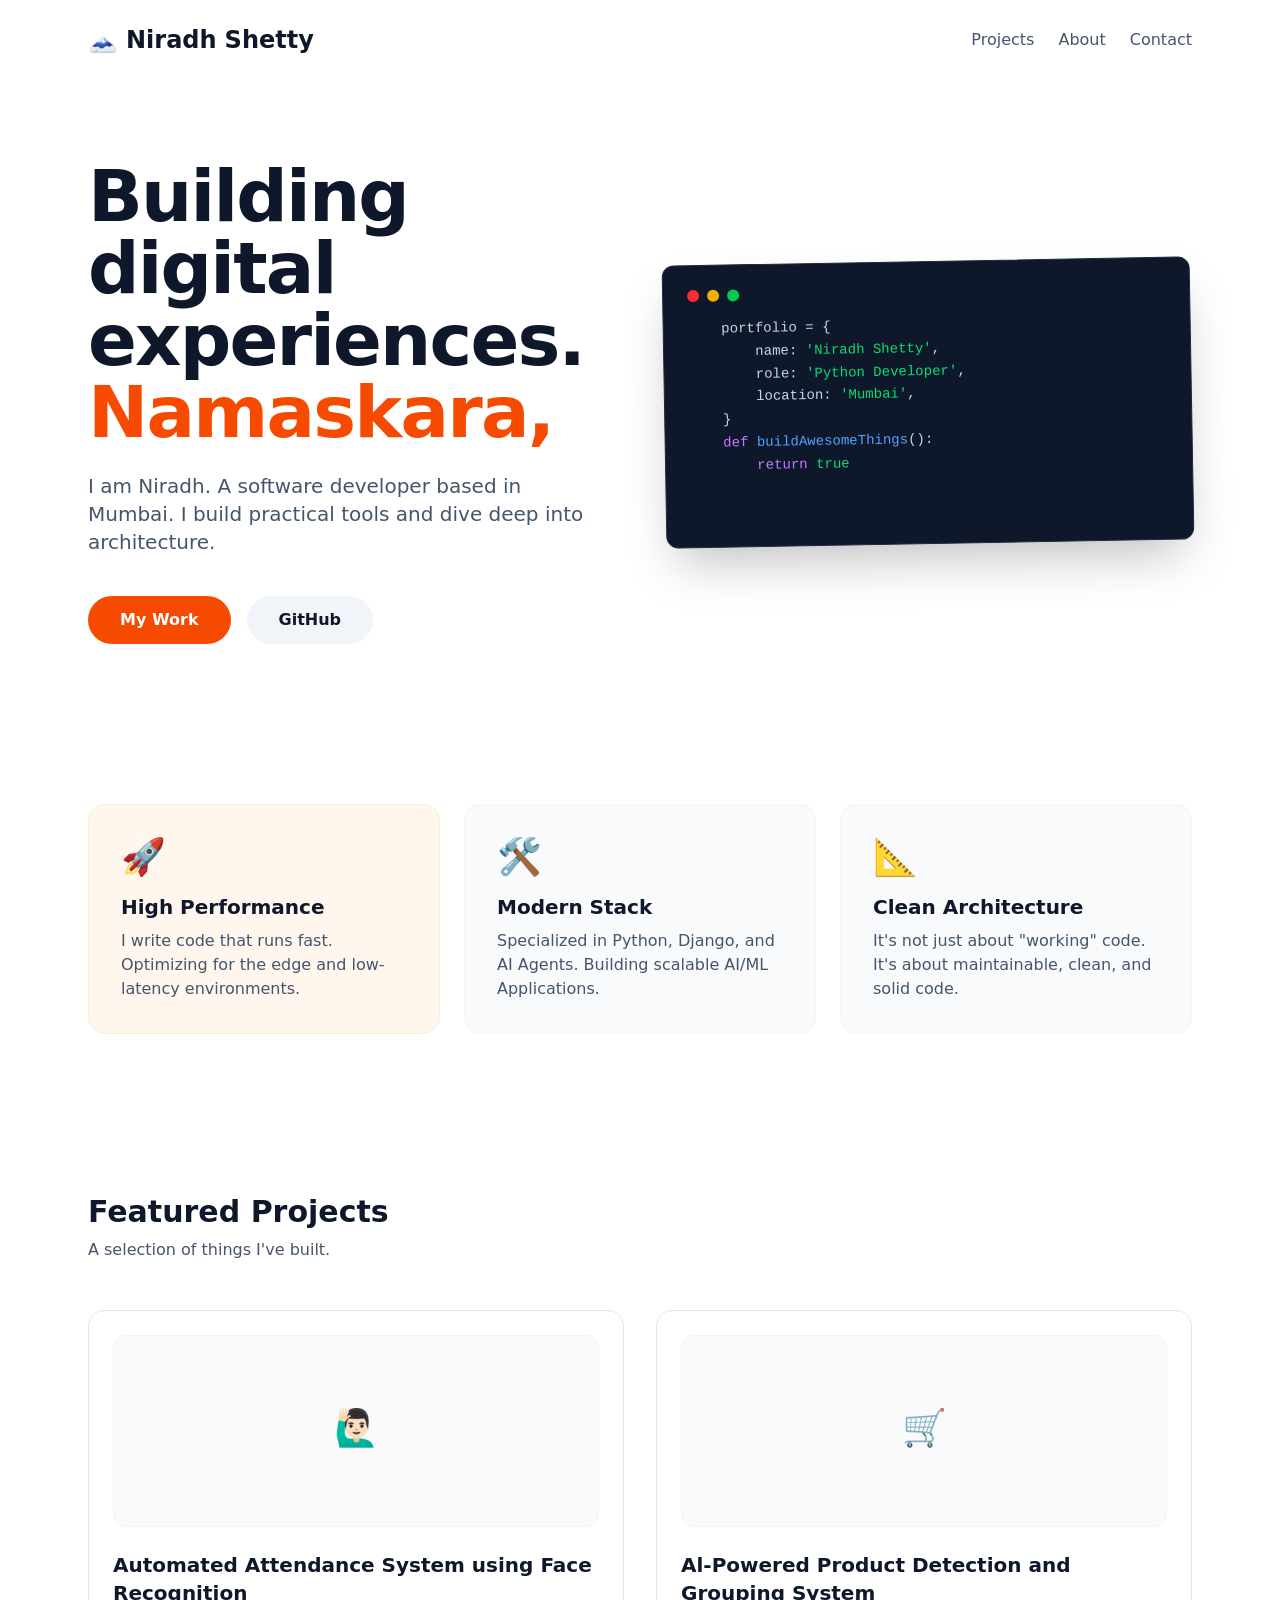
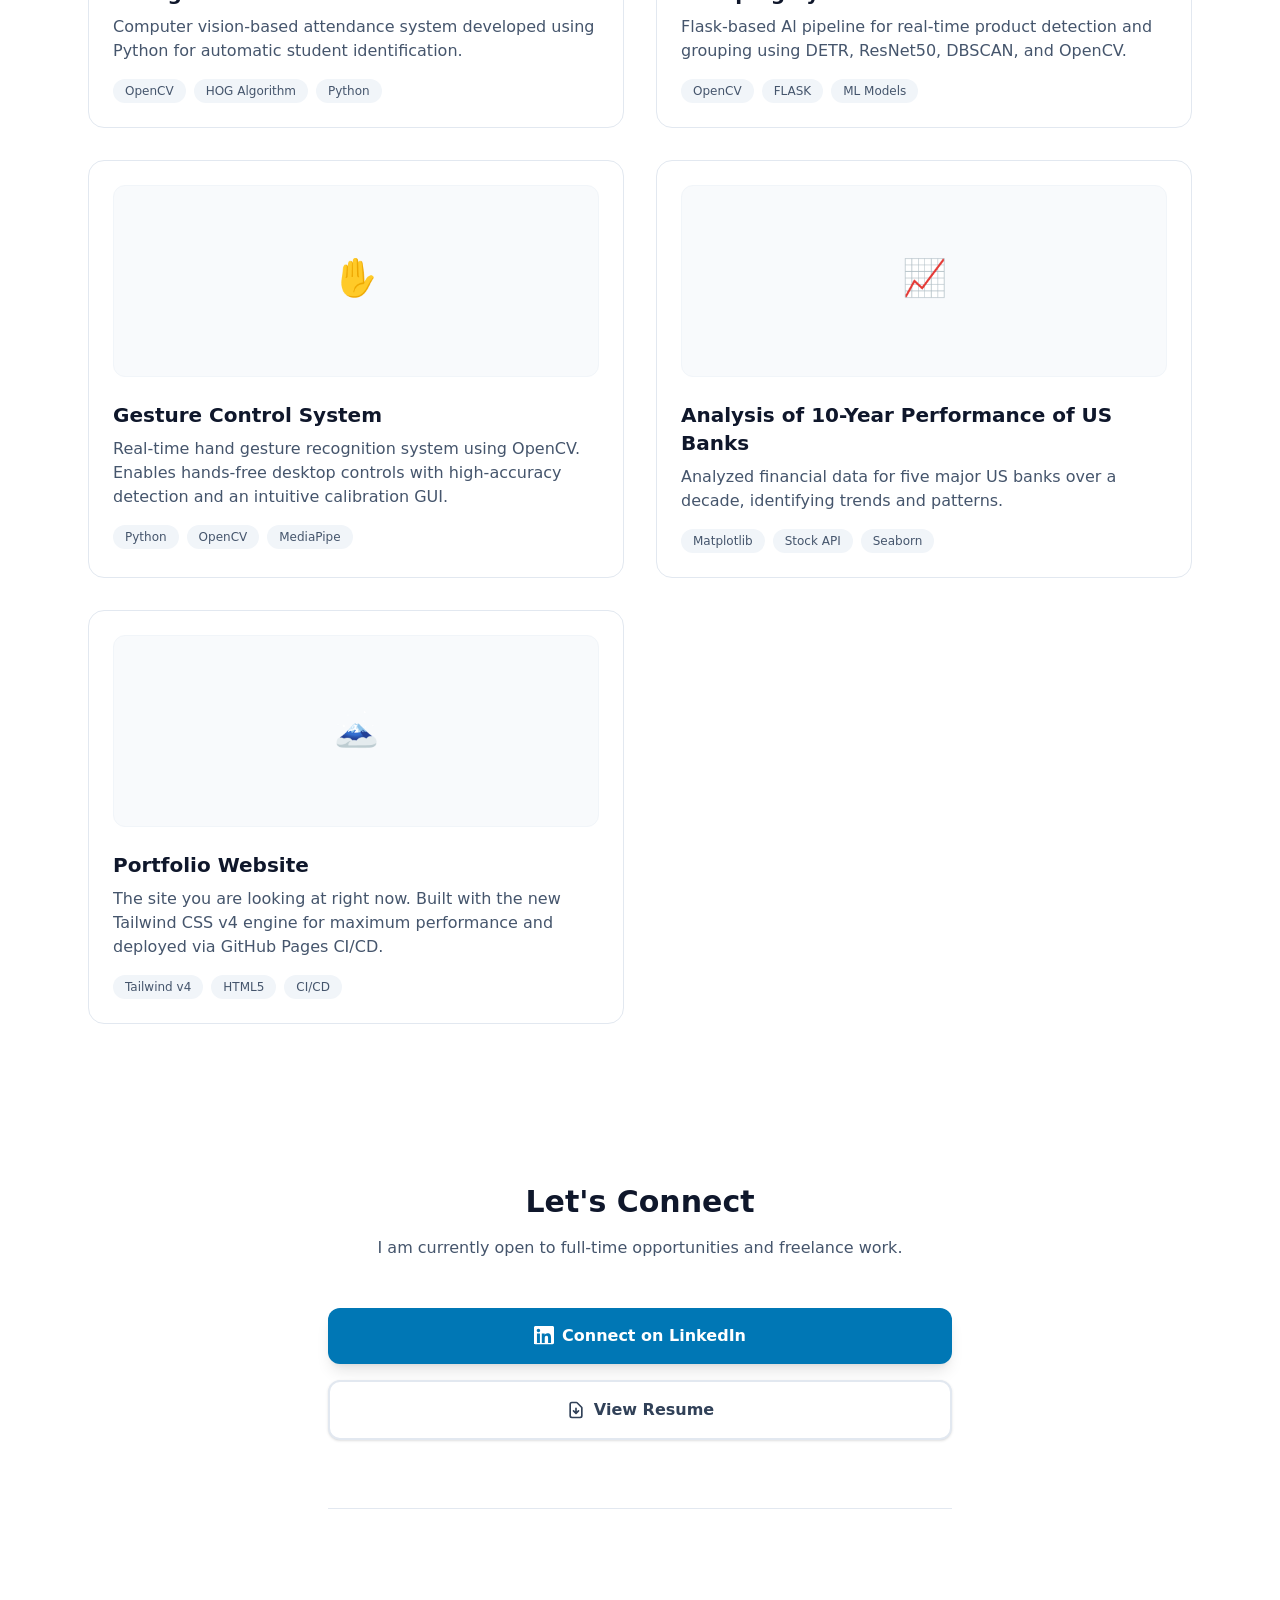
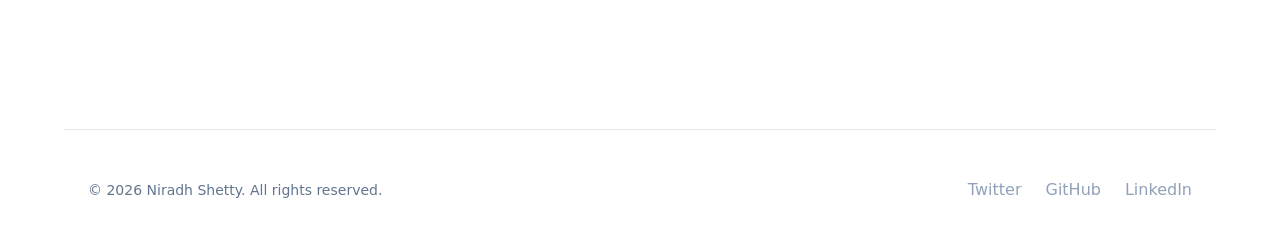
<file: index.html>
<!DOCTYPE html>
<html lang="en">
<head>
    <meta charset="UTF-8">
    <meta name="viewport" content="width=device-width, initial-scale=1.0">
    <title>Niradh Shetty</title>
    <link rel="stylesheet" href="output.css">
</head>
<body class="bg-white text-slate-900 font-sans antialiased">

    <!-- 1. navbar start -->
    <nav class="max-w-6xl mx-auto p-6 flex items-center justify-between">

        <a href="#" class="text-2xl font-bold flex items-center gap-2 ">
            <span class="text-orange-600">🗻</span> 
            Niradh <span class="hidden sm:inline">Shetty</span>
        </a>

        <div class="flex gap-6 font-medium text-slate-600">
            <a href="#projects" class="hover:text-orange-600 transition">Projects</a>
            <a href="#about" class="hover:text-orange-600 transition">About</a>
            <a href="#contact" class="hover:text-orange-600 transition">Contact</a>
        </div>

    </nav>
    <!-- navbar end -->

    <!-- 2. Hero section start -->
    <main id="about" class="max-w-6xl mx-auto px-6 py-20 grid md:grid-cols-2 gap-12 items-center">
        <!-- the main section is in grids, when small screen it has 1 column and when big it has 2 -->
    

        <!-- Hero Text  -->
    <div class="space-y-6">
        <h1 class="text-5xl md:text-7xl font-extrabold tracking-tight text-slate-900">
            Building digital experiences. <br>
            <span class="text-orange-600">Namaskara,</span>
        </h1>
        <p class="text-xl text-slate-600 max-w-lg">
            I am Niradh. A software developer based in Mumbai. I build practical tools and dive deep into architecture.
        </p>
        
        <div class="flex gap-4 pt-4">
            <a href="#projects" class="bg-orange-600 text-white px-8 py-3 rounded-full font-bold hover:bg-orange-700 transition">
                My Work
            </a>
            <a href="https://github.com/niraadh" target="_blank" class="bg-slate-100 text-slate-900 px-8 py-3 rounded-full font-bold hover:bg-slate-200 transition">
                GitHub
            </a>
        </div>
    </div>
    <!-- Hero Text Ends -->

    <!-- Hero Code Block (play around with style code in class) -->
    <div class="bg-slate-900 rounded-xl shadow-2xl p-6 -rotate-1 hover:rotate-0 transition duration-500 border border-slate-800">
    
    <div class="flex gap-2 mb-4">
        <div class="w-3 h-3 rounded-full bg-red-500"></div>
        <div class="w-3 h-3 rounded-full bg-yellow-500"></div>
        <div class="w-3 h-3 rounded-full bg-green-500"></div>
    </div>

        <pre class="font-mono text-sm leading-relaxed text-slate-300 overflow-x-auto">
    <code>portfolio = {
        name: <span class="text-green-400">'Niradh Shetty'</span>,
        role: <span class="text-green-400">'Python Developer'</span>,
        location: <span class="text-green-400">'Mumbai'</span>,
    }
    <span class="text-purple-400">def</span> <span class="text-blue-400">buildAwesomeThings</span>():
        <span class="text-purple-400">return</span> <span class="text-green-400">true</span>
        
    </code></pre>

    </div>
    <!-- Hero Code Block Ends -->

    </main>
    <!-- hero section ends -->


    <!-- 3. Feature Section start -->
    <section class="max-w-6xl mx-auto px-6 py-20">
    
    <div class="grid md:grid-cols-3 gap-6">
        <!-- again the div here uses grid and md:grid-cols-3 to make 3 columns for medium screen, and becomes 1 column for mobile -->
        
        <div class="p-8 rounded-2xl bg-orange-50 border border-orange-100 hover:shadow-lg transition">
            <div class="text-4xl mb-4">🚀</div>
            <h3 class="font-bold text-xl mb-2 text-slate-900">High Performance</h3>
            <p class="text-slate-600">
                I write code that runs fast. Optimizing for the edge and low-latency environments.
            </p>
        </div>

        <div class="p-8 rounded-2xl bg-slate-50 border border-slate-100 hover:shadow-lg transition">
            <div class="text-4xl mb-4">🛠️</div>
            <h3 class="font-bold text-xl mb-2 text-slate-900">Modern Stack</h3>
            <p class="text-slate-600">
                Specialized in Python, Django, and AI Agents. Building scalable AI/ML Applications.
            </p>
        </div>

        <div class="p-8 rounded-2xl bg-slate-50 border border-slate-100 hover:shadow-lg transition">
            <div class="text-4xl mb-4">📐</div>
            <h3 class="font-bold text-xl mb-2 text-slate-900">Clean Architecture</h3>
            <p class="text-slate-600">
                It's not just about "working" code. It's about maintainable, clean, and solid code.
            </p>
        </div>

    </div>

    </section>
    <!-- Feature section ends -->

    <!-- Project Section -->
    <section id="projects" class="max-w-6xl mx-auto px-6 py-20">
        
        <div class="mb-12">
            <h2 class="text-3xl font-bold text-slate-900">Featured Projects</h2>
            <p class="text-slate-600 mt-2">A selection of things I've built.</p>
        </div>

        <div class="grid md:grid-cols-2 gap-8">

            <div class="group border border-slate-200 rounded-2xl p-6 hover:border-orange-500 transition duration-300">
                <div class="h-48 bg-slate-50 rounded-xl mb-6 overflow-hidden relative border border-slate-100">
                    <div class="absolute inset-0 flex items-center justify-center text-slate-300 font-mono text-4xl">
                        🙋🏻‍♂️
                    </div>
                </div>
                
                <h3 class="text-xl font-bold mb-2 group-hover:text-orange-600 transition">
                    Automated Attendance System using Face Recognition
                </h3>
                <p class="text-slate-600 mb-4 line-clamp-3">
                    Computer vision-based attendance system developed using Python for automatic student identification.
                </p>
                
                <div class="flex gap-2 flex-wrap">
                    <span class="px-3 py-1 bg-slate-100 text-slate-600 text-xs rounded-full font-medium">OpenCV</span>
                    <span class="px-3 py-1 bg-slate-100 text-slate-600 text-xs rounded-full font-medium">HOG Algorithm</span>
                    <span class="px-3 py-1 bg-slate-100 text-slate-600 text-xs rounded-full font-medium">Python</span>
                </div>
            </div>

            <div class="group border border-slate-200 rounded-2xl p-6 hover:border-orange-500 transition duration-300">
                <div class="h-48 bg-slate-50 rounded-xl mb-6 overflow-hidden relative border border-slate-100">
                    <div class="absolute inset-0 flex items-center justify-center text-slate-300 font-mono text-4xl">
                        🛒
                    </div>
                </div>
                
                <h3 class="text-xl font-bold mb-2 group-hover:text-orange-600 transition">
                    Al-Powered Product Detection and Grouping System
                </h3>
                <p class="text-slate-600 mb-4 line-clamp-3">
                    Flask-based Al pipeline for real-time product detection and grouping using DETR, ResNet50, DBSCAN, and OpenCV.
                </p>
                
                <div class="flex gap-2 flex-wrap">
                    <span class="px-3 py-1 bg-slate-100 text-slate-600 text-xs rounded-full font-medium">OpenCV</span>
                    <span class="px-3 py-1 bg-slate-100 text-slate-600 text-xs rounded-full font-medium">FLASK</span>
                    <span class="px-3 py-1 bg-slate-100 text-slate-600 text-xs rounded-full font-medium">ML Models</span>
                </div>
            </div>

            <div class="group border border-slate-200 rounded-2xl p-6 hover:border-orange-500 transition duration-300">
                <div class="h-48 bg-slate-50 rounded-xl mb-6 overflow-hidden relative border border-slate-100">
                    <div class="absolute inset-0 flex items-center justify-center text-slate-300 font-mono text-4xl">
                        ✋
                    </div>
                </div>
                
                <h3 class="text-xl font-bold mb-2 group-hover:text-orange-600 transition">
                    Gesture Control System
                </h3>
                <p class="text-slate-600 mb-4 line-clamp-3">
                    Real-time hand gesture recognition system using OpenCV. Enables hands-free desktop controls with high-accuracy detection and an intuitive calibration GUI.
                </p>
                
                <div class="flex gap-2 flex-wrap">
                    <span class="px-3 py-1 bg-slate-100 text-slate-600 text-xs rounded-full font-medium">Python</span>
                    <span class="px-3 py-1 bg-slate-100 text-slate-600 text-xs rounded-full font-medium">OpenCV</span>
                    <span class="px-3 py-1 bg-slate-100 text-slate-600 text-xs rounded-full font-medium">MediaPipe</span>
                </div>
            </div>

            <div class="group border border-slate-200 rounded-2xl p-6 hover:border-orange-500 transition duration-300">
                <div class="h-48 bg-slate-50 rounded-xl mb-6 overflow-hidden relative border border-slate-100">
                    <div class="absolute inset-0 flex items-center justify-center text-slate-300 font-mono text-4xl">
                        📈
                    </div>
                </div>
                
                <h3 class="text-xl font-bold mb-2 group-hover:text-orange-600 transition">
                    Analysis of 10-Year Performance of US Banks
                </h3>
                <p class="text-slate-600 mb-4 line-clamp-3">
                    Analyzed financial data for five major US banks over a decade, identifying trends and patterns.
                </p>
                
                <div class="flex gap-2 flex-wrap">
                    <span class="px-3 py-1 bg-slate-100 text-slate-600 text-xs rounded-full font-medium">Matplotlib</span>
                    <span class="px-3 py-1 bg-slate-100 text-slate-600 text-xs rounded-full font-medium">Stock API</span>
                    <span class="px-3 py-1 bg-slate-100 text-slate-600 text-xs rounded-full font-medium">Seaborn</span>
                </div>
            </div>

            <div class="group border border-slate-200 rounded-2xl p-6 hover:border-orange-500 transition duration-300">
                <div class="h-48 bg-slate-50 rounded-xl mb-6 overflow-hidden relative border border-slate-100">
                    <div class="absolute inset-0 flex items-center justify-center text-slate-300 font-mono text-4xl">
                        🗻
                    </div>
                </div>
                
                <h3 class="text-xl font-bold mb-2 group-hover:text-orange-600 transition">
                    Portfolio Website
                </h3>
                <p class="text-slate-600 mb-4 line-clamp-3">
                    The site you are looking at right now. Built with the new Tailwind CSS v4 engine for maximum performance and deployed via GitHub Pages CI/CD.
                </p>
                
                <div class="flex gap-2 flex-wrap">
                    <span class="px-3 py-1 bg-slate-100 text-slate-600 text-xs rounded-full font-medium">Tailwind v4</span>
                    <span class="px-3 py-1 bg-slate-100 text-slate-600 text-xs rounded-full font-medium">HTML5</span>
                    <span class="px-3 py-1 bg-slate-100 text-slate-600 text-xs rounded-full font-medium">CI/CD</span>
                </div>
            </div>

        </div>

    </section>
    <!-- Project Section Ends -->

    <!-- Contact Section -->
    <section id="contact" class="max-w-2xl mx-auto px-6 py-20">
        
        <div class="text-center mb-12">
            <h2 class="text-3xl font-bold text-slate-900">Let's Connect</h2>
            <p class="text-slate-600 mt-4">
                I am currently open to full-time opportunities and freelance work.
            </p>
        </div>

        <div class="grid md:grid-cols-1 gap-4 mb-12">
            
            <a href="https://www.linkedin.com/in/niradh-shetty-8696453a7/" target="_blank" 
            class="flex items-center justify-center gap-2 bg-[#0077b5] text-white py-4 rounded-xl font-bold hover:bg-[#006396] transition shadow-lg hover:shadow-xl hover:-translate-y-1">
                <svg class="w-5 h-5" fill="currentColor" viewBox="0 0 24 24"><path d="M20.447 20.452h-3.554v-5.569c0-1.328-.027-3.037-1.852-3.037-1.853 0-2.136 1.445-2.136 2.939v5.667H9.351V9h3.414v1.561h.046c.477-.9 1.637-1.85 3.37-1.85 3.601 0 4.267 2.37 4.267 5.455v6.286zM5.337 7.433c-1.144 0-2.063-.926-2.063-2.065 0-1.138.92-2.063 2.063-2.063 1.14 0 2.064.925 2.064 2.063 0 1.139-.925 2.065-2.064 2.065zm1.782 13.019H3.555V9h3.564v11.452zM22.225 0H1.771C.792 0 0 .774 0 1.729v20.542C0 21.227.792 22 1.771 22h20.451C23.2 22 24 21.227 24 20.542V1.729C24 .774 23.2 0 22.225 0z"/></svg>
                Connect on LinkedIn
            </a>

            <a href="Niradh_Shetty.pdf" target="_blank" 
            class="flex items-center justify-center gap-2 bg-white text-slate-700 border-2 border-slate-200 py-4 rounded-xl font-bold hover:border-slate-900 hover:text-slate-900 transition shadow-sm hover:shadow-md">
                <svg class="w-5 h-5" fill="none" stroke="currentColor" viewBox="0 0 24 24"><path stroke-linecap="round" stroke-linejoin="round" stroke-width="2" d="M12 10v6m0 0l-3-3m3 3l3-3m2 8H7a2 2 0 01-2-2V5a2 2 0 012-2h5.586a1 1 0 01.707.293l5.414 5.414a1 1 0 01.293.707V19a2 2 0 01-2 2z"></path></svg>
                View Resume
            </a>

        </div>

        <div class="relative flex py-5 items-center mb-10">
            <div class="flex-grow border-t border-slate-200"></div>
            <div class="flex-grow border-t border-slate-200"></div>
        </div>



    </section>
    <!-- Contact Section Ends -->

    <footer class="max-w-6xl mx-auto px-6 py-12 border-t border-slate-200 mt-20 flex flex-col md:flex-row justify-between items-center gap-4">
    
    <div class="text-slate-500 text-sm font-medium">
        © 2026 Niradh Shetty. All rights reserved.
    </div>

    <div class="flex gap-6">
        <a href="https://x.com/NiraadhS" target="_blank" class="text-slate-400 hover:text-orange-600 transition font-medium">Twitter</a>
        <a href="https://github.com/niraadh" target="_blank" class="text-slate-400 hover:text-orange-600 transition font-medium">GitHub</a>
        <a href="https://www.linkedin.com/in/niradh-shetty-8696453a7/" target="_blank" class="text-slate-400 hover:text-orange-600 transition font-medium">LinkedIn</a>
    </div>

</footer>
</body>
</html>
</file>
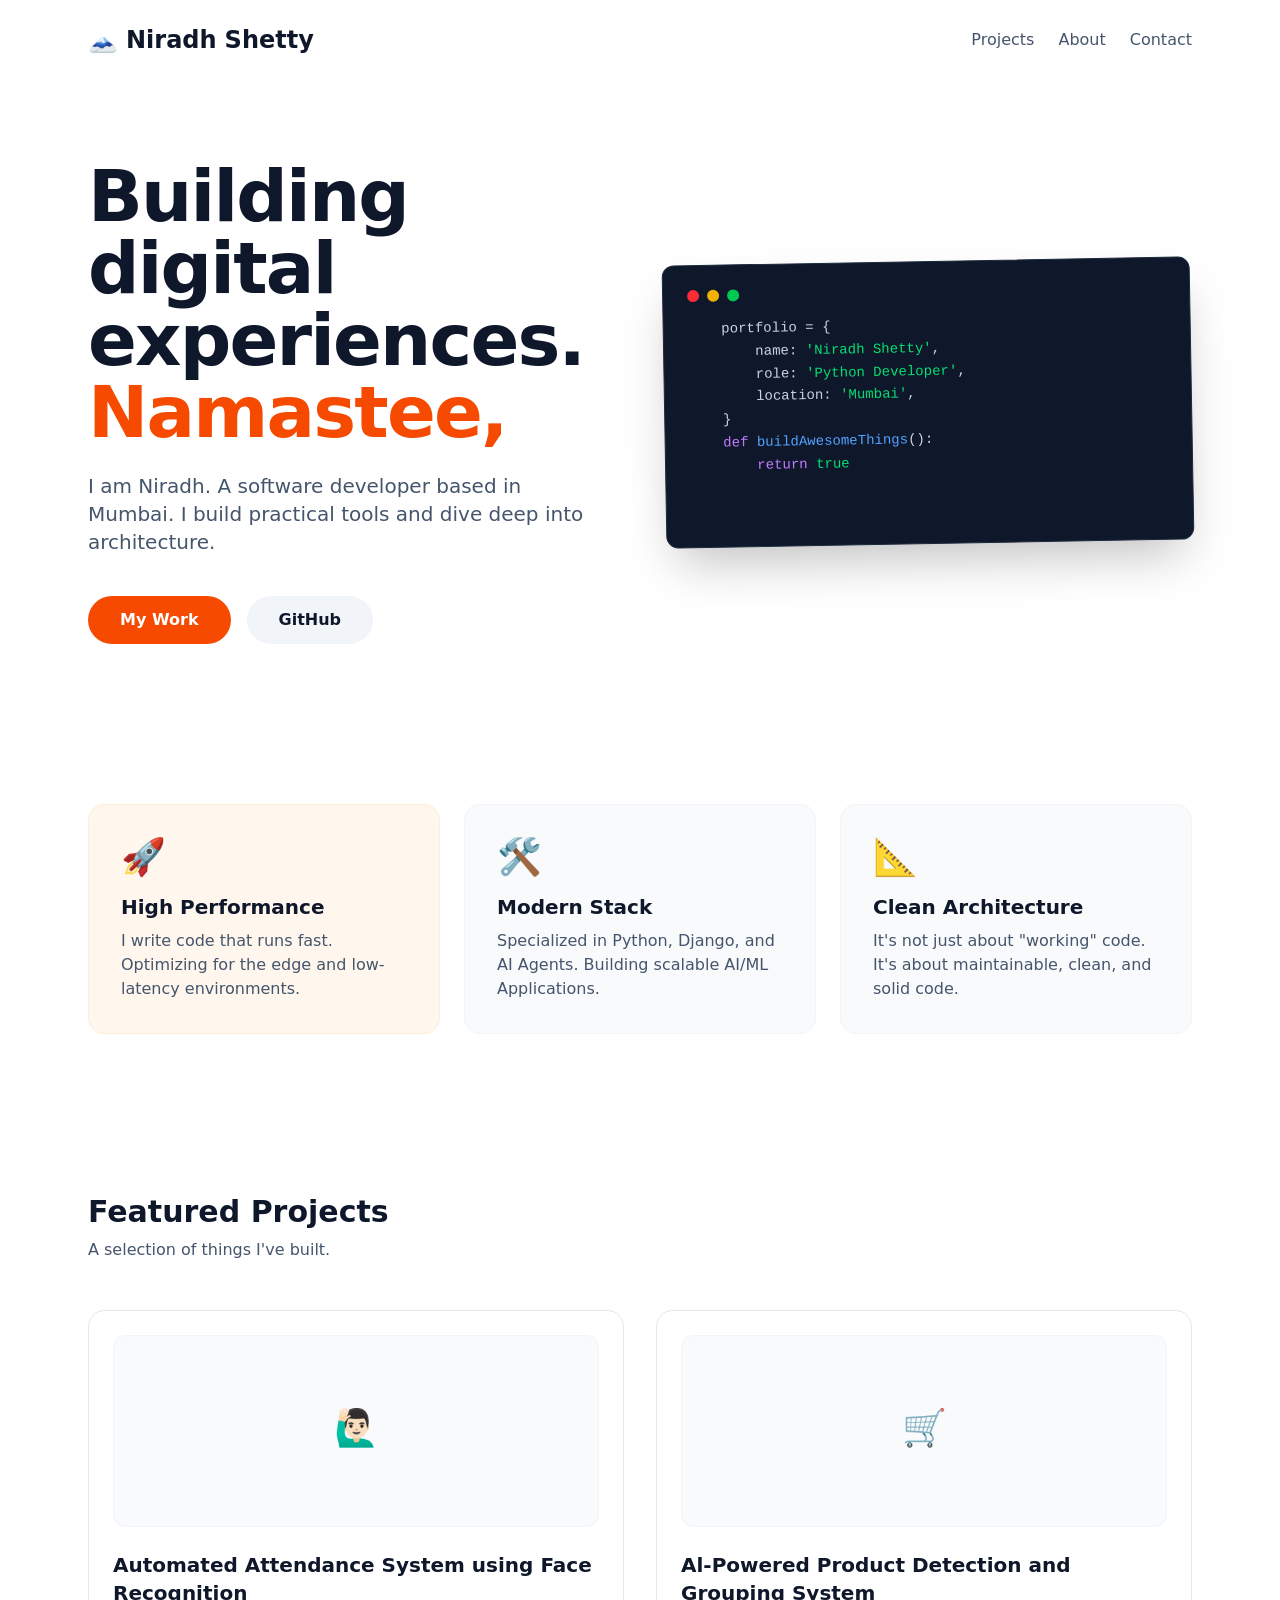
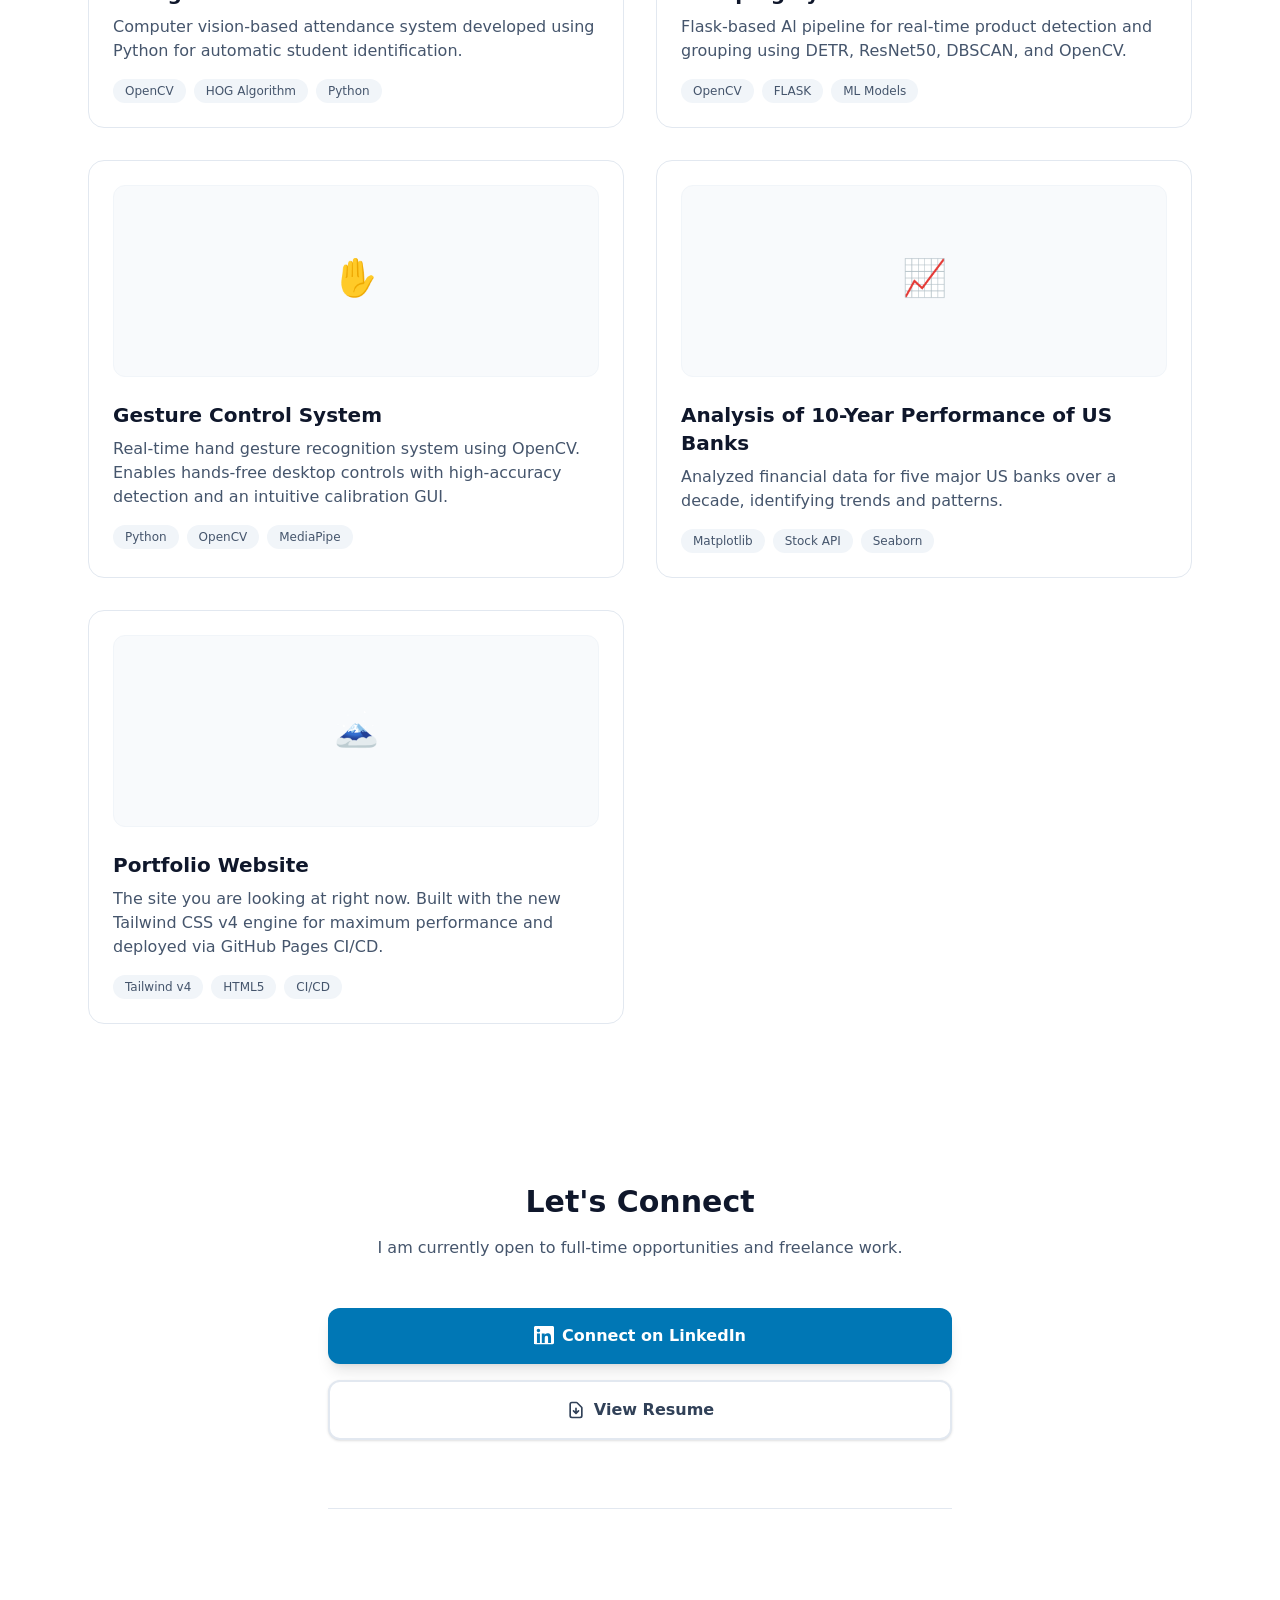
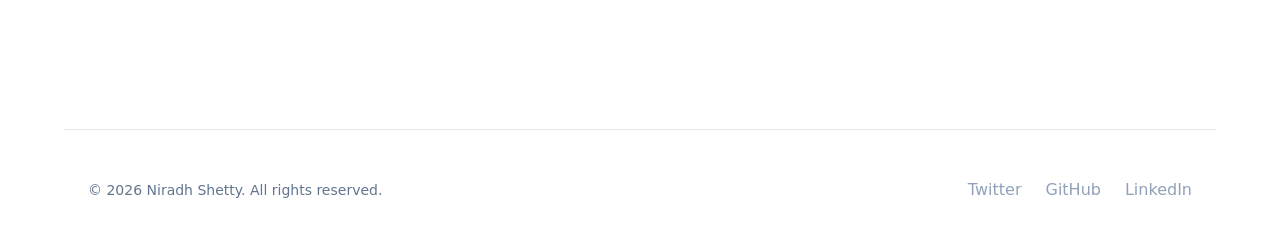
<file: dev/index.html>
<!DOCTYPE html>
<html lang="en">
<head>
    <meta charset="UTF-8">
    <meta name="viewport" content="width=device-width, initial-scale=1.0">
    <title>Niradh Shetty</title>
    <link rel="stylesheet" href="output.css">
</head>
<body class="bg-white text-slate-900 font-sans antialiased">

    <!-- 1. navbar start -->
    <nav class="max-w-6xl mx-auto p-6 flex items-center justify-between">

        <a href="#" class="text-2xl font-bold flex items-center gap-2 ">
            <span class="text-orange-600">🗻</span> 
            Niradh <span class="hidden sm:inline">Shetty</span>
        </a>

        <div class="flex gap-6 font-medium text-slate-600">
            <a href="#projects" class="hover:text-orange-600 transition">Projects</a>
            <a href="#about" class="hover:text-orange-600 transition">About</a>
            <a href="#contact" class="hover:text-orange-600 transition">Contact</a>
        </div>

    </nav>
    <!-- navbar end -->

    <!-- 2. Hero section start -->
    <main id="about" class="max-w-6xl mx-auto px-6 py-20 grid md:grid-cols-2 gap-12 items-center">
        <!-- the main section is in grids, when small screen it has 1 column and when big it has 2 -->
    

        <!-- Hero Text  -->
    <div class="space-y-6">
        <h1 class="text-5xl md:text-7xl font-extrabold tracking-tight text-slate-900">
            Building digital experiences. <br>
            <span class="text-orange-600">Namastee,</span>
        </h1>
        <p class="text-xl text-slate-600 max-w-lg">
            I am Niradh. A software developer based in Mumbai. I build practical tools and dive deep into architecture.
        </p>
        
        <div class="flex gap-4 pt-4">
            <a href="#projects" class="bg-orange-600 text-white px-8 py-3 rounded-full font-bold hover:bg-orange-700 transition">
                My Work
            </a>
            <a href="https://github.com/niraadh" target="_blank" class="bg-slate-100 text-slate-900 px-8 py-3 rounded-full font-bold hover:bg-slate-200 transition">
                GitHub
            </a>
        </div>
    </div>
    <!-- Hero Text Ends -->

    <!-- Hero Code Block (play around with style code in class) -->
    <div class="bg-slate-900 rounded-xl shadow-2xl p-6 -rotate-1 hover:rotate-0 transition duration-500 border border-slate-800">
    
    <div class="flex gap-2 mb-4">
        <div class="w-3 h-3 rounded-full bg-red-500"></div>
        <div class="w-3 h-3 rounded-full bg-yellow-500"></div>
        <div class="w-3 h-3 rounded-full bg-green-500"></div>
    </div>

        <pre class="font-mono text-sm leading-relaxed text-slate-300 overflow-x-auto">
    <code>portfolio = {
        name: <span class="text-green-400">'Niradh Shetty'</span>,
        role: <span class="text-green-400">'Python Developer'</span>,
        location: <span class="text-green-400">'Mumbai'</span>,
    }
    <span class="text-purple-400">def</span> <span class="text-blue-400">buildAwesomeThings</span>():
        <span class="text-purple-400">return</span> <span class="text-green-400">true</span>
        
    </code></pre>

    </div>
    <!-- Hero Code Block Ends -->

    </main>
    <!-- hero section ends -->


    <!-- 3. Feature Section start -->
    <section class="max-w-6xl mx-auto px-6 py-20">
    
    <div class="grid md:grid-cols-3 gap-6">
        <!-- again the div here uses grid and md:grid-cols-3 to make 3 columns for medium screen, and becomes 1 column for mobile -->
        
        <div class="p-8 rounded-2xl bg-orange-50 border border-orange-100 hover:shadow-lg transition">
            <div class="text-4xl mb-4">🚀</div>
            <h3 class="font-bold text-xl mb-2 text-slate-900">High Performance</h3>
            <p class="text-slate-600">
                I write code that runs fast. Optimizing for the edge and low-latency environments.
            </p>
        </div>

        <div class="p-8 rounded-2xl bg-slate-50 border border-slate-100 hover:shadow-lg transition">
            <div class="text-4xl mb-4">🛠️</div>
            <h3 class="font-bold text-xl mb-2 text-slate-900">Modern Stack</h3>
            <p class="text-slate-600">
                Specialized in Python, Django, and AI Agents. Building scalable AI/ML Applications.
            </p>
        </div>

        <div class="p-8 rounded-2xl bg-slate-50 border border-slate-100 hover:shadow-lg transition">
            <div class="text-4xl mb-4">📐</div>
            <h3 class="font-bold text-xl mb-2 text-slate-900">Clean Architecture</h3>
            <p class="text-slate-600">
                It's not just about "working" code. It's about maintainable, clean, and solid code.
            </p>
        </div>

    </div>

    </section>
    <!-- Feature section ends -->

    <!-- Project Section -->
    <section id="projects" class="max-w-6xl mx-auto px-6 py-20">
        
        <div class="mb-12">
            <h2 class="text-3xl font-bold text-slate-900">Featured Projects</h2>
            <p class="text-slate-600 mt-2">A selection of things I've built.</p>
        </div>

        <div class="grid md:grid-cols-2 gap-8">

            <div class="group border border-slate-200 rounded-2xl p-6 hover:border-orange-500 transition duration-300">
                <div class="h-48 bg-slate-50 rounded-xl mb-6 overflow-hidden relative border border-slate-100">
                    <div class="absolute inset-0 flex items-center justify-center text-slate-300 font-mono text-4xl">
                        🙋🏻‍♂️
                    </div>
                </div>
                
                <h3 class="text-xl font-bold mb-2 group-hover:text-orange-600 transition">
                    Automated Attendance System using Face Recognition
                </h3>
                <p class="text-slate-600 mb-4 line-clamp-3">
                    Computer vision-based attendance system developed using Python for automatic student identification.
                </p>
                
                <div class="flex gap-2 flex-wrap">
                    <span class="px-3 py-1 bg-slate-100 text-slate-600 text-xs rounded-full font-medium">OpenCV</span>
                    <span class="px-3 py-1 bg-slate-100 text-slate-600 text-xs rounded-full font-medium">HOG Algorithm</span>
                    <span class="px-3 py-1 bg-slate-100 text-slate-600 text-xs rounded-full font-medium">Python</span>
                </div>
            </div>

            <div class="group border border-slate-200 rounded-2xl p-6 hover:border-orange-500 transition duration-300">
                <div class="h-48 bg-slate-50 rounded-xl mb-6 overflow-hidden relative border border-slate-100">
                    <div class="absolute inset-0 flex items-center justify-center text-slate-300 font-mono text-4xl">
                        🛒
                    </div>
                </div>
                
                <h3 class="text-xl font-bold mb-2 group-hover:text-orange-600 transition">
                    Al-Powered Product Detection and Grouping System
                </h3>
                <p class="text-slate-600 mb-4 line-clamp-3">
                    Flask-based Al pipeline for real-time product detection and grouping using DETR, ResNet50, DBSCAN, and OpenCV.
                </p>
                
                <div class="flex gap-2 flex-wrap">
                    <span class="px-3 py-1 bg-slate-100 text-slate-600 text-xs rounded-full font-medium">OpenCV</span>
                    <span class="px-3 py-1 bg-slate-100 text-slate-600 text-xs rounded-full font-medium">FLASK</span>
                    <span class="px-3 py-1 bg-slate-100 text-slate-600 text-xs rounded-full font-medium">ML Models</span>
                </div>
            </div>

            <div class="group border border-slate-200 rounded-2xl p-6 hover:border-orange-500 transition duration-300">
                <div class="h-48 bg-slate-50 rounded-xl mb-6 overflow-hidden relative border border-slate-100">
                    <div class="absolute inset-0 flex items-center justify-center text-slate-300 font-mono text-4xl">
                        ✋
                    </div>
                </div>
                
                <h3 class="text-xl font-bold mb-2 group-hover:text-orange-600 transition">
                    Gesture Control System
                </h3>
                <p class="text-slate-600 mb-4 line-clamp-3">
                    Real-time hand gesture recognition system using OpenCV. Enables hands-free desktop controls with high-accuracy detection and an intuitive calibration GUI.
                </p>
                
                <div class="flex gap-2 flex-wrap">
                    <span class="px-3 py-1 bg-slate-100 text-slate-600 text-xs rounded-full font-medium">Python</span>
                    <span class="px-3 py-1 bg-slate-100 text-slate-600 text-xs rounded-full font-medium">OpenCV</span>
                    <span class="px-3 py-1 bg-slate-100 text-slate-600 text-xs rounded-full font-medium">MediaPipe</span>
                </div>
            </div>

            <div class="group border border-slate-200 rounded-2xl p-6 hover:border-orange-500 transition duration-300">
                <div class="h-48 bg-slate-50 rounded-xl mb-6 overflow-hidden relative border border-slate-100">
                    <div class="absolute inset-0 flex items-center justify-center text-slate-300 font-mono text-4xl">
                        📈
                    </div>
                </div>
                
                <h3 class="text-xl font-bold mb-2 group-hover:text-orange-600 transition">
                    Analysis of 10-Year Performance of US Banks
                </h3>
                <p class="text-slate-600 mb-4 line-clamp-3">
                    Analyzed financial data for five major US banks over a decade, identifying trends and patterns.
                </p>
                
                <div class="flex gap-2 flex-wrap">
                    <span class="px-3 py-1 bg-slate-100 text-slate-600 text-xs rounded-full font-medium">Matplotlib</span>
                    <span class="px-3 py-1 bg-slate-100 text-slate-600 text-xs rounded-full font-medium">Stock API</span>
                    <span class="px-3 py-1 bg-slate-100 text-slate-600 text-xs rounded-full font-medium">Seaborn</span>
                </div>
            </div>

            <div class="group border border-slate-200 rounded-2xl p-6 hover:border-orange-500 transition duration-300">
                <div class="h-48 bg-slate-50 rounded-xl mb-6 overflow-hidden relative border border-slate-100">
                    <div class="absolute inset-0 flex items-center justify-center text-slate-300 font-mono text-4xl">
                        🗻
                    </div>
                </div>
                
                <h3 class="text-xl font-bold mb-2 group-hover:text-orange-600 transition">
                    Portfolio Website
                </h3>
                <p class="text-slate-600 mb-4 line-clamp-3">
                    The site you are looking at right now. Built with the new Tailwind CSS v4 engine for maximum performance and deployed via GitHub Pages CI/CD.
                </p>
                
                <div class="flex gap-2 flex-wrap">
                    <span class="px-3 py-1 bg-slate-100 text-slate-600 text-xs rounded-full font-medium">Tailwind v4</span>
                    <span class="px-3 py-1 bg-slate-100 text-slate-600 text-xs rounded-full font-medium">HTML5</span>
                    <span class="px-3 py-1 bg-slate-100 text-slate-600 text-xs rounded-full font-medium">CI/CD</span>
                </div>
            </div>

        </div>

    </section>
    <!-- Project Section Ends -->

    <!-- Contact Section -->
    <section id="contact" class="max-w-2xl mx-auto px-6 py-20">
        
        <div class="text-center mb-12">
            <h2 class="text-3xl font-bold text-slate-900">Let's Connect</h2>
            <p class="text-slate-600 mt-4">
                I am currently open to full-time opportunities and freelance work.
            </p>
        </div>

        <div class="grid md:grid-cols-1 gap-4 mb-12">
            
            <a href="https://www.linkedin.com/in/niradh-shetty-8696453a7/" target="_blank" 
            class="flex items-center justify-center gap-2 bg-[#0077b5] text-white py-4 rounded-xl font-bold hover:bg-[#006396] transition shadow-lg hover:shadow-xl hover:-translate-y-1">
                <svg class="w-5 h-5" fill="currentColor" viewBox="0 0 24 24"><path d="M20.447 20.452h-3.554v-5.569c0-1.328-.027-3.037-1.852-3.037-1.853 0-2.136 1.445-2.136 2.939v5.667H9.351V9h3.414v1.561h.046c.477-.9 1.637-1.85 3.37-1.85 3.601 0 4.267 2.37 4.267 5.455v6.286zM5.337 7.433c-1.144 0-2.063-.926-2.063-2.065 0-1.138.92-2.063 2.063-2.063 1.14 0 2.064.925 2.064 2.063 0 1.139-.925 2.065-2.064 2.065zm1.782 13.019H3.555V9h3.564v11.452zM22.225 0H1.771C.792 0 0 .774 0 1.729v20.542C0 21.227.792 22 1.771 22h20.451C23.2 22 24 21.227 24 20.542V1.729C24 .774 23.2 0 22.225 0z"/></svg>
                Connect on LinkedIn
            </a>

            <a href="Niradh_Shetty.pdf" target="_blank" 
            class="flex items-center justify-center gap-2 bg-white text-slate-700 border-2 border-slate-200 py-4 rounded-xl font-bold hover:border-slate-900 hover:text-slate-900 transition shadow-sm hover:shadow-md">
                <svg class="w-5 h-5" fill="none" stroke="currentColor" viewBox="0 0 24 24"><path stroke-linecap="round" stroke-linejoin="round" stroke-width="2" d="M12 10v6m0 0l-3-3m3 3l3-3m2 8H7a2 2 0 01-2-2V5a2 2 0 012-2h5.586a1 1 0 01.707.293l5.414 5.414a1 1 0 01.293.707V19a2 2 0 01-2 2z"></path></svg>
                View Resume
            </a>

        </div>

        <div class="relative flex py-5 items-center mb-10">
            <div class="flex-grow border-t border-slate-200"></div>
            <div class="flex-grow border-t border-slate-200"></div>
        </div>



    </section>
    <!-- Contact Section Ends -->

    <footer class="max-w-6xl mx-auto px-6 py-12 border-t border-slate-200 mt-20 flex flex-col md:flex-row justify-between items-center gap-4">
    
    <div class="text-slate-500 text-sm font-medium">
        © 2026 Niradh Shetty. All rights reserved.
    </div>

    <div class="flex gap-6">
        <a href="https://x.com/NiraadhS" target="_blank" class="text-slate-400 hover:text-orange-600 transition font-medium">Twitter</a>
        <a href="https://github.com/niraadh" target="_blank" class="text-slate-400 hover:text-orange-600 transition font-medium">GitHub</a>
        <a href="https://www.linkedin.com/in/niradh-shetty-8696453a7/" target="_blank" class="text-slate-400 hover:text-orange-600 transition font-medium">LinkedIn</a>
    </div>

</footer>
</body>
</html>
</file>
<file: output.css>
/*! tailwindcss v4.1.18 | MIT License | https://tailwindcss.com */
@layer properties;
@layer theme, base, components, utilities;
@layer theme {
  :root, :host {
    --font-sans: ui-sans-serif, system-ui, sans-serif, "Apple Color Emoji",
      "Segoe UI Emoji", "Segoe UI Symbol", "Noto Color Emoji";
    --font-mono: ui-monospace, SFMono-Regular, Menlo, Monaco, Consolas, "Liberation Mono",
      "Courier New", monospace;
    --color-red-500: oklch(63.7% 0.237 25.331);
    --color-orange-50: oklch(98% 0.016 73.684);
    --color-orange-100: oklch(95.4% 0.038 75.164);
    --color-orange-500: oklch(70.5% 0.213 47.604);
    --color-orange-600: oklch(64.6% 0.222 41.116);
    --color-orange-700: oklch(55.3% 0.195 38.402);
    --color-yellow-500: oklch(79.5% 0.184 86.047);
    --color-green-400: oklch(79.2% 0.209 151.711);
    --color-green-500: oklch(72.3% 0.219 149.579);
    --color-blue-400: oklch(70.7% 0.165 254.624);
    --color-purple-400: oklch(71.4% 0.203 305.504);
    --color-slate-50: oklch(98.4% 0.003 247.858);
    --color-slate-100: oklch(96.8% 0.007 247.896);
    --color-slate-200: oklch(92.9% 0.013 255.508);
    --color-slate-300: oklch(86.9% 0.022 252.894);
    --color-slate-400: oklch(70.4% 0.04 256.788);
    --color-slate-500: oklch(55.4% 0.046 257.417);
    --color-slate-600: oklch(44.6% 0.043 257.281);
    --color-slate-700: oklch(37.2% 0.044 257.287);
    --color-slate-800: oklch(27.9% 0.041 260.031);
    --color-slate-900: oklch(20.8% 0.042 265.755);
    --color-white: #fff;
    --spacing: 0.25rem;
    --container-lg: 32rem;
    --container-2xl: 42rem;
    --container-6xl: 72rem;
    --text-xs: 0.75rem;
    --text-xs--line-height: calc(1 / 0.75);
    --text-sm: 0.875rem;
    --text-sm--line-height: calc(1.25 / 0.875);
    --text-xl: 1.25rem;
    --text-xl--line-height: calc(1.75 / 1.25);
    --text-2xl: 1.5rem;
    --text-2xl--line-height: calc(2 / 1.5);
    --text-3xl: 1.875rem;
    --text-3xl--line-height: calc(2.25 / 1.875);
    --text-4xl: 2.25rem;
    --text-4xl--line-height: calc(2.5 / 2.25);
    --text-5xl: 3rem;
    --text-5xl--line-height: 1;
    --text-7xl: 4.5rem;
    --text-7xl--line-height: 1;
    --font-weight-medium: 500;
    --font-weight-bold: 700;
    --font-weight-extrabold: 800;
    --tracking-tight: -0.025em;
    --leading-relaxed: 1.625;
    --radius-xl: 0.75rem;
    --radius-2xl: 1rem;
    --default-transition-duration: 150ms;
    --default-transition-timing-function: cubic-bezier(0.4, 0, 0.2, 1);
    --default-font-family: var(--font-sans);
    --default-mono-font-family: var(--font-mono);
  }
}
@layer base {
  *, ::after, ::before, ::backdrop, ::file-selector-button {
    box-sizing: border-box;
    margin: 0;
    padding: 0;
    border: 0 solid;
  }
  html, :host {
    line-height: 1.5;
    -webkit-text-size-adjust: 100%;
    tab-size: 4;
    font-family: var(--default-font-family, ui-sans-serif, system-ui, sans-serif, "Apple Color Emoji", "Segoe UI Emoji", "Segoe UI Symbol", "Noto Color Emoji");
    font-feature-settings: var(--default-font-feature-settings, normal);
    font-variation-settings: var(--default-font-variation-settings, normal);
    -webkit-tap-highlight-color: transparent;
  }
  hr {
    height: 0;
    color: inherit;
    border-top-width: 1px;
  }
  abbr:where([title]) {
    -webkit-text-decoration: underline dotted;
    text-decoration: underline dotted;
  }
  h1, h2, h3, h4, h5, h6 {
    font-size: inherit;
    font-weight: inherit;
  }
  a {
    color: inherit;
    -webkit-text-decoration: inherit;
    text-decoration: inherit;
  }
  b, strong {
    font-weight: bolder;
  }
  code, kbd, samp, pre {
    font-family: var(--default-mono-font-family, ui-monospace, SFMono-Regular, Menlo, Monaco, Consolas, "Liberation Mono", "Courier New", monospace);
    font-feature-settings: var(--default-mono-font-feature-settings, normal);
    font-variation-settings: var(--default-mono-font-variation-settings, normal);
    font-size: 1em;
  }
  small {
    font-size: 80%;
  }
  sub, sup {
    font-size: 75%;
    line-height: 0;
    position: relative;
    vertical-align: baseline;
  }
  sub {
    bottom: -0.25em;
  }
  sup {
    top: -0.5em;
  }
  table {
    text-indent: 0;
    border-color: inherit;
    border-collapse: collapse;
  }
  :-moz-focusring {
    outline: auto;
  }
  progress {
    vertical-align: baseline;
  }
  summary {
    display: list-item;
  }
  ol, ul, menu {
    list-style: none;
  }
  img, svg, video, canvas, audio, iframe, embed, object {
    display: block;
    vertical-align: middle;
  }
  img, video {
    max-width: 100%;
    height: auto;
  }
  button, input, select, optgroup, textarea, ::file-selector-button {
    font: inherit;
    font-feature-settings: inherit;
    font-variation-settings: inherit;
    letter-spacing: inherit;
    color: inherit;
    border-radius: 0;
    background-color: transparent;
    opacity: 1;
  }
  :where(select:is([multiple], [size])) optgroup {
    font-weight: bolder;
  }
  :where(select:is([multiple], [size])) optgroup option {
    padding-inline-start: 20px;
  }
  ::file-selector-button {
    margin-inline-end: 4px;
  }
  ::placeholder {
    opacity: 1;
  }
  @supports (not (-webkit-appearance: -apple-pay-button))  or (contain-intrinsic-size: 1px) {
    ::placeholder {
      color: currentcolor;
      @supports (color: color-mix(in lab, red, red)) {
        color: color-mix(in oklab, currentcolor 50%, transparent);
      }
    }
  }
  textarea {
    resize: vertical;
  }
  ::-webkit-search-decoration {
    -webkit-appearance: none;
  }
  ::-webkit-date-and-time-value {
    min-height: 1lh;
    text-align: inherit;
  }
  ::-webkit-datetime-edit {
    display: inline-flex;
  }
  ::-webkit-datetime-edit-fields-wrapper {
    padding: 0;
  }
  ::-webkit-datetime-edit, ::-webkit-datetime-edit-year-field, ::-webkit-datetime-edit-month-field, ::-webkit-datetime-edit-day-field, ::-webkit-datetime-edit-hour-field, ::-webkit-datetime-edit-minute-field, ::-webkit-datetime-edit-second-field, ::-webkit-datetime-edit-millisecond-field, ::-webkit-datetime-edit-meridiem-field {
    padding-block: 0;
  }
  ::-webkit-calendar-picker-indicator {
    line-height: 1;
  }
  :-moz-ui-invalid {
    box-shadow: none;
  }
  button, input:where([type="button"], [type="reset"], [type="submit"]), ::file-selector-button {
    appearance: button;
  }
  ::-webkit-inner-spin-button, ::-webkit-outer-spin-button {
    height: auto;
  }
  [hidden]:where(:not([hidden="until-found"])) {
    display: none !important;
  }
}
@layer utilities {
  .absolute {
    position: absolute;
  }
  .relative {
    position: relative;
  }
  .inset-0 {
    inset: calc(var(--spacing) * 0);
  }
  .container {
    width: 100%;
    @media (width >= 40rem) {
      max-width: 40rem;
    }
    @media (width >= 48rem) {
      max-width: 48rem;
    }
    @media (width >= 64rem) {
      max-width: 64rem;
    }
    @media (width >= 80rem) {
      max-width: 80rem;
    }
    @media (width >= 96rem) {
      max-width: 96rem;
    }
  }
  .mx-auto {
    margin-inline: auto;
  }
  .mt-2 {
    margin-top: calc(var(--spacing) * 2);
  }
  .mt-4 {
    margin-top: calc(var(--spacing) * 4);
  }
  .mt-20 {
    margin-top: calc(var(--spacing) * 20);
  }
  .mb-2 {
    margin-bottom: calc(var(--spacing) * 2);
  }
  .mb-4 {
    margin-bottom: calc(var(--spacing) * 4);
  }
  .mb-6 {
    margin-bottom: calc(var(--spacing) * 6);
  }
  .mb-10 {
    margin-bottom: calc(var(--spacing) * 10);
  }
  .mb-12 {
    margin-bottom: calc(var(--spacing) * 12);
  }
  .line-clamp-3 {
    overflow: hidden;
    display: -webkit-box;
    -webkit-box-orient: vertical;
    -webkit-line-clamp: 3;
  }
  .flex {
    display: flex;
  }
  .grid {
    display: grid;
  }
  .hidden {
    display: none;
  }
  .h-3 {
    height: calc(var(--spacing) * 3);
  }
  .h-5 {
    height: calc(var(--spacing) * 5);
  }
  .h-48 {
    height: calc(var(--spacing) * 48);
  }
  .w-3 {
    width: calc(var(--spacing) * 3);
  }
  .w-5 {
    width: calc(var(--spacing) * 5);
  }
  .max-w-2xl {
    max-width: var(--container-2xl);
  }
  .max-w-6xl {
    max-width: var(--container-6xl);
  }
  .max-w-lg {
    max-width: var(--container-lg);
  }
  .flex-grow {
    flex-grow: 1;
  }
  .-rotate-1 {
    rotate: calc(1deg * -1);
  }
  .grid-cols-2 {
    grid-template-columns: repeat(2, minmax(0, 1fr));
  }
  .flex-col {
    flex-direction: column;
  }
  .flex-wrap {
    flex-wrap: wrap;
  }
  .items-center {
    align-items: center;
  }
  .justify-between {
    justify-content: space-between;
  }
  .justify-center {
    justify-content: center;
  }
  .gap-2 {
    gap: calc(var(--spacing) * 2);
  }
  .gap-4 {
    gap: calc(var(--spacing) * 4);
  }
  .gap-6 {
    gap: calc(var(--spacing) * 6);
  }
  .gap-8 {
    gap: calc(var(--spacing) * 8);
  }
  .gap-12 {
    gap: calc(var(--spacing) * 12);
  }
  .space-y-6 {
    :where(& > :not(:last-child)) {
      --tw-space-y-reverse: 0;
      margin-block-start: calc(calc(var(--spacing) * 6) * var(--tw-space-y-reverse));
      margin-block-end: calc(calc(var(--spacing) * 6) * calc(1 - var(--tw-space-y-reverse)));
    }
  }
  .overflow-hidden {
    overflow: hidden;
  }
  .overflow-x-auto {
    overflow-x: auto;
  }
  .rounded-2xl {
    border-radius: var(--radius-2xl);
  }
  .rounded-full {
    border-radius: calc(infinity * 1px);
  }
  .rounded-xl {
    border-radius: var(--radius-xl);
  }
  .border {
    border-style: var(--tw-border-style);
    border-width: 1px;
  }
  .border-2 {
    border-style: var(--tw-border-style);
    border-width: 2px;
  }
  .border-t {
    border-top-style: var(--tw-border-style);
    border-top-width: 1px;
  }
  .border-orange-100 {
    border-color: var(--color-orange-100);
  }
  .border-slate-100 {
    border-color: var(--color-slate-100);
  }
  .border-slate-200 {
    border-color: var(--color-slate-200);
  }
  .border-slate-800 {
    border-color: var(--color-slate-800);
  }
  .bg-\[\#0077b5\] {
    background-color: #0077b5;
  }
  .bg-green-500 {
    background-color: var(--color-green-500);
  }
  .bg-orange-50 {
    background-color: var(--color-orange-50);
  }
  .bg-orange-600 {
    background-color: var(--color-orange-600);
  }
  .bg-red-500 {
    background-color: var(--color-red-500);
  }
  .bg-slate-50 {
    background-color: var(--color-slate-50);
  }
  .bg-slate-100 {
    background-color: var(--color-slate-100);
  }
  .bg-slate-900 {
    background-color: var(--color-slate-900);
  }
  .bg-white {
    background-color: var(--color-white);
  }
  .bg-yellow-500 {
    background-color: var(--color-yellow-500);
  }
  .p-6 {
    padding: calc(var(--spacing) * 6);
  }
  .p-8 {
    padding: calc(var(--spacing) * 8);
  }
  .px-3 {
    padding-inline: calc(var(--spacing) * 3);
  }
  .px-6 {
    padding-inline: calc(var(--spacing) * 6);
  }
  .px-8 {
    padding-inline: calc(var(--spacing) * 8);
  }
  .py-1 {
    padding-block: calc(var(--spacing) * 1);
  }
  .py-3 {
    padding-block: calc(var(--spacing) * 3);
  }
  .py-4 {
    padding-block: calc(var(--spacing) * 4);
  }
  .py-5 {
    padding-block: calc(var(--spacing) * 5);
  }
  .py-12 {
    padding-block: calc(var(--spacing) * 12);
  }
  .py-20 {
    padding-block: calc(var(--spacing) * 20);
  }
  .pt-4 {
    padding-top: calc(var(--spacing) * 4);
  }
  .text-center {
    text-align: center;
  }
  .font-mono {
    font-family: var(--font-mono);
  }
  .font-sans {
    font-family: var(--font-sans);
  }
  .text-2xl {
    font-size: var(--text-2xl);
    line-height: var(--tw-leading, var(--text-2xl--line-height));
  }
  .text-3xl {
    font-size: var(--text-3xl);
    line-height: var(--tw-leading, var(--text-3xl--line-height));
  }
  .text-4xl {
    font-size: var(--text-4xl);
    line-height: var(--tw-leading, var(--text-4xl--line-height));
  }
  .text-5xl {
    font-size: var(--text-5xl);
    line-height: var(--tw-leading, var(--text-5xl--line-height));
  }
  .text-sm {
    font-size: var(--text-sm);
    line-height: var(--tw-leading, var(--text-sm--line-height));
  }
  .text-xl {
    font-size: var(--text-xl);
    line-height: var(--tw-leading, var(--text-xl--line-height));
  }
  .text-xs {
    font-size: var(--text-xs);
    line-height: var(--tw-leading, var(--text-xs--line-height));
  }
  .leading-relaxed {
    --tw-leading: var(--leading-relaxed);
    line-height: var(--leading-relaxed);
  }
  .font-bold {
    --tw-font-weight: var(--font-weight-bold);
    font-weight: var(--font-weight-bold);
  }
  .font-extrabold {
    --tw-font-weight: var(--font-weight-extrabold);
    font-weight: var(--font-weight-extrabold);
  }
  .font-medium {
    --tw-font-weight: var(--font-weight-medium);
    font-weight: var(--font-weight-medium);
  }
  .tracking-tight {
    --tw-tracking: var(--tracking-tight);
    letter-spacing: var(--tracking-tight);
  }
  .text-blue-400 {
    color: var(--color-blue-400);
  }
  .text-green-400 {
    color: var(--color-green-400);
  }
  .text-orange-600 {
    color: var(--color-orange-600);
  }
  .text-purple-400 {
    color: var(--color-purple-400);
  }
  .text-slate-300 {
    color: var(--color-slate-300);
  }
  .text-slate-400 {
    color: var(--color-slate-400);
  }
  .text-slate-500 {
    color: var(--color-slate-500);
  }
  .text-slate-600 {
    color: var(--color-slate-600);
  }
  .text-slate-700 {
    color: var(--color-slate-700);
  }
  .text-slate-900 {
    color: var(--color-slate-900);
  }
  .text-white {
    color: var(--color-white);
  }
  .antialiased {
    -webkit-font-smoothing: antialiased;
    -moz-osx-font-smoothing: grayscale;
  }
  .shadow {
    --tw-shadow: 0 1px 3px 0 var(--tw-shadow-color, rgb(0 0 0 / 0.1)), 0 1px 2px -1px var(--tw-shadow-color, rgb(0 0 0 / 0.1));
    box-shadow: var(--tw-inset-shadow), var(--tw-inset-ring-shadow), var(--tw-ring-offset-shadow), var(--tw-ring-shadow), var(--tw-shadow);
  }
  .shadow-2xl {
    --tw-shadow: 0 25px 50px -12px var(--tw-shadow-color, rgb(0 0 0 / 0.25));
    box-shadow: var(--tw-inset-shadow), var(--tw-inset-ring-shadow), var(--tw-ring-offset-shadow), var(--tw-ring-shadow), var(--tw-shadow);
  }
  .shadow-lg {
    --tw-shadow: 0 10px 15px -3px var(--tw-shadow-color, rgb(0 0 0 / 0.1)), 0 4px 6px -4px var(--tw-shadow-color, rgb(0 0 0 / 0.1));
    box-shadow: var(--tw-inset-shadow), var(--tw-inset-ring-shadow), var(--tw-ring-offset-shadow), var(--tw-ring-shadow), var(--tw-shadow);
  }
  .shadow-sm {
    --tw-shadow: 0 1px 3px 0 var(--tw-shadow-color, rgb(0 0 0 / 0.1)), 0 1px 2px -1px var(--tw-shadow-color, rgb(0 0 0 / 0.1));
    box-shadow: var(--tw-inset-shadow), var(--tw-inset-ring-shadow), var(--tw-ring-offset-shadow), var(--tw-ring-shadow), var(--tw-shadow);
  }
  .transition {
    transition-property: color, background-color, border-color, outline-color, text-decoration-color, fill, stroke, --tw-gradient-from, --tw-gradient-via, --tw-gradient-to, opacity, box-shadow, transform, translate, scale, rotate, filter, -webkit-backdrop-filter, backdrop-filter, display, content-visibility, overlay, pointer-events;
    transition-timing-function: var(--tw-ease, var(--default-transition-timing-function));
    transition-duration: var(--tw-duration, var(--default-transition-duration));
  }
  .duration-300 {
    --tw-duration: 300ms;
    transition-duration: 300ms;
  }
  .duration-500 {
    --tw-duration: 500ms;
    transition-duration: 500ms;
  }
  .group-hover\:text-orange-600 {
    &:is(:where(.group):hover *) {
      @media (hover: hover) {
        color: var(--color-orange-600);
      }
    }
  }
  .hover\:-translate-y-1 {
    &:hover {
      @media (hover: hover) {
        --tw-translate-y: calc(var(--spacing) * -1);
        translate: var(--tw-translate-x) var(--tw-translate-y);
      }
    }
  }
  .hover\:rotate-0 {
    &:hover {
      @media (hover: hover) {
        rotate: 0deg;
      }
    }
  }
  .hover\:border-orange-500 {
    &:hover {
      @media (hover: hover) {
        border-color: var(--color-orange-500);
      }
    }
  }
  .hover\:border-slate-900 {
    &:hover {
      @media (hover: hover) {
        border-color: var(--color-slate-900);
      }
    }
  }
  .hover\:bg-\[\#006396\] {
    &:hover {
      @media (hover: hover) {
        background-color: #006396;
      }
    }
  }
  .hover\:bg-orange-700 {
    &:hover {
      @media (hover: hover) {
        background-color: var(--color-orange-700);
      }
    }
  }
  .hover\:bg-slate-200 {
    &:hover {
      @media (hover: hover) {
        background-color: var(--color-slate-200);
      }
    }
  }
  .hover\:text-orange-600 {
    &:hover {
      @media (hover: hover) {
        color: var(--color-orange-600);
      }
    }
  }
  .hover\:text-slate-900 {
    &:hover {
      @media (hover: hover) {
        color: var(--color-slate-900);
      }
    }
  }
  .hover\:shadow-lg {
    &:hover {
      @media (hover: hover) {
        --tw-shadow: 0 10px 15px -3px var(--tw-shadow-color, rgb(0 0 0 / 0.1)), 0 4px 6px -4px var(--tw-shadow-color, rgb(0 0 0 / 0.1));
        box-shadow: var(--tw-inset-shadow), var(--tw-inset-ring-shadow), var(--tw-ring-offset-shadow), var(--tw-ring-shadow), var(--tw-shadow);
      }
    }
  }
  .hover\:shadow-md {
    &:hover {
      @media (hover: hover) {
        --tw-shadow: 0 4px 6px -1px var(--tw-shadow-color, rgb(0 0 0 / 0.1)), 0 2px 4px -2px var(--tw-shadow-color, rgb(0 0 0 / 0.1));
        box-shadow: var(--tw-inset-shadow), var(--tw-inset-ring-shadow), var(--tw-ring-offset-shadow), var(--tw-ring-shadow), var(--tw-shadow);
      }
    }
  }
  .hover\:shadow-xl {
    &:hover {
      @media (hover: hover) {
        --tw-shadow: 0 20px 25px -5px var(--tw-shadow-color, rgb(0 0 0 / 0.1)), 0 8px 10px -6px var(--tw-shadow-color, rgb(0 0 0 / 0.1));
        box-shadow: var(--tw-inset-shadow), var(--tw-inset-ring-shadow), var(--tw-ring-offset-shadow), var(--tw-ring-shadow), var(--tw-shadow);
      }
    }
  }
  .sm\:inline {
    @media (width >= 40rem) {
      display: inline;
    }
  }
  .md\:grid-cols-1 {
    @media (width >= 48rem) {
      grid-template-columns: repeat(1, minmax(0, 1fr));
    }
  }
  .md\:grid-cols-2 {
    @media (width >= 48rem) {
      grid-template-columns: repeat(2, minmax(0, 1fr));
    }
  }
  .md\:grid-cols-3 {
    @media (width >= 48rem) {
      grid-template-columns: repeat(3, minmax(0, 1fr));
    }
  }
  .md\:flex-row {
    @media (width >= 48rem) {
      flex-direction: row;
    }
  }
  .md\:text-7xl {
    @media (width >= 48rem) {
      font-size: var(--text-7xl);
      line-height: var(--tw-leading, var(--text-7xl--line-height));
    }
  }
}
html {
  scroll-behavior: smooth;
}
@property --tw-space-y-reverse {
  syntax: "*";
  inherits: false;
  initial-value: 0;
}
@property --tw-border-style {
  syntax: "*";
  inherits: false;
  initial-value: solid;
}
@property --tw-leading {
  syntax: "*";
  inherits: false;
}
@property --tw-font-weight {
  syntax: "*";
  inherits: false;
}
@property --tw-tracking {
  syntax: "*";
  inherits: false;
}
@property --tw-shadow {
  syntax: "*";
  inherits: false;
  initial-value: 0 0 #0000;
}
@property --tw-shadow-color {
  syntax: "*";
  inherits: false;
}
@property --tw-shadow-alpha {
  syntax: "<percentage>";
  inherits: false;
  initial-value: 100%;
}
@property --tw-inset-shadow {
  syntax: "*";
  inherits: false;
  initial-value: 0 0 #0000;
}
@property --tw-inset-shadow-color {
  syntax: "*";
  inherits: false;
}
@property --tw-inset-shadow-alpha {
  syntax: "<percentage>";
  inherits: false;
  initial-value: 100%;
}
@property --tw-ring-color {
  syntax: "*";
  inherits: false;
}
@property --tw-ring-shadow {
  syntax: "*";
  inherits: false;
  initial-value: 0 0 #0000;
}
@property --tw-inset-ring-color {
  syntax: "*";
  inherits: false;
}
@property --tw-inset-ring-shadow {
  syntax: "*";
  inherits: false;
  initial-value: 0 0 #0000;
}
@property --tw-ring-inset {
  syntax: "*";
  inherits: false;
}
@property --tw-ring-offset-width {
  syntax: "<length>";
  inherits: false;
  initial-value: 0px;
}
@property --tw-ring-offset-color {
  syntax: "*";
  inherits: false;
  initial-value: #fff;
}
@property --tw-ring-offset-shadow {
  syntax: "*";
  inherits: false;
  initial-value: 0 0 #0000;
}
@property --tw-duration {
  syntax: "*";
  inherits: false;
}
@property --tw-translate-x {
  syntax: "*";
  inherits: false;
  initial-value: 0;
}
@property --tw-translate-y {
  syntax: "*";
  inherits: false;
  initial-value: 0;
}
@property --tw-translate-z {
  syntax: "*";
  inherits: false;
  initial-value: 0;
}
@layer properties {
  @supports ((-webkit-hyphens: none) and (not (margin-trim: inline))) or ((-moz-orient: inline) and (not (color:rgb(from red r g b)))) {
    *, ::before, ::after, ::backdrop {
      --tw-space-y-reverse: 0;
      --tw-border-style: solid;
      --tw-leading: initial;
      --tw-font-weight: initial;
      --tw-tracking: initial;
      --tw-shadow: 0 0 #0000;
      --tw-shadow-color: initial;
      --tw-shadow-alpha: 100%;
      --tw-inset-shadow: 0 0 #0000;
      --tw-inset-shadow-color: initial;
      --tw-inset-shadow-alpha: 100%;
      --tw-ring-color: initial;
      --tw-ring-shadow: 0 0 #0000;
      --tw-inset-ring-color: initial;
      --tw-inset-ring-shadow: 0 0 #0000;
      --tw-ring-inset: initial;
      --tw-ring-offset-width: 0px;
      --tw-ring-offset-color: #fff;
      --tw-ring-offset-shadow: 0 0 #0000;
      --tw-duration: initial;
      --tw-translate-x: 0;
      --tw-translate-y: 0;
      --tw-translate-z: 0;
    }
  }
}
</file>
<file: dev/output.css>
/*! tailwindcss v4.1.18 | MIT License | https://tailwindcss.com */
@layer properties;
@layer theme, base, components, utilities;
@layer theme {
  :root, :host {
    --font-sans: ui-sans-serif, system-ui, sans-serif, "Apple Color Emoji",
      "Segoe UI Emoji", "Segoe UI Symbol", "Noto Color Emoji";
    --font-mono: ui-monospace, SFMono-Regular, Menlo, Monaco, Consolas, "Liberation Mono",
      "Courier New", monospace;
    --color-red-500: oklch(63.7% 0.237 25.331);
    --color-orange-50: oklch(98% 0.016 73.684);
    --color-orange-100: oklch(95.4% 0.038 75.164);
    --color-orange-500: oklch(70.5% 0.213 47.604);
    --color-orange-600: oklch(64.6% 0.222 41.116);
    --color-orange-700: oklch(55.3% 0.195 38.402);
    --color-yellow-500: oklch(79.5% 0.184 86.047);
    --color-green-400: oklch(79.2% 0.209 151.711);
    --color-green-500: oklch(72.3% 0.219 149.579);
    --color-blue-400: oklch(70.7% 0.165 254.624);
    --color-purple-400: oklch(71.4% 0.203 305.504);
    --color-slate-50: oklch(98.4% 0.003 247.858);
    --color-slate-100: oklch(96.8% 0.007 247.896);
    --color-slate-200: oklch(92.9% 0.013 255.508);
    --color-slate-300: oklch(86.9% 0.022 252.894);
    --color-slate-400: oklch(70.4% 0.04 256.788);
    --color-slate-500: oklch(55.4% 0.046 257.417);
    --color-slate-600: oklch(44.6% 0.043 257.281);
    --color-slate-700: oklch(37.2% 0.044 257.287);
    --color-slate-800: oklch(27.9% 0.041 260.031);
    --color-slate-900: oklch(20.8% 0.042 265.755);
    --color-white: #fff;
    --spacing: 0.25rem;
    --container-lg: 32rem;
    --container-2xl: 42rem;
    --container-6xl: 72rem;
    --text-xs: 0.75rem;
    --text-xs--line-height: calc(1 / 0.75);
    --text-sm: 0.875rem;
    --text-sm--line-height: calc(1.25 / 0.875);
    --text-xl: 1.25rem;
    --text-xl--line-height: calc(1.75 / 1.25);
    --text-2xl: 1.5rem;
    --text-2xl--line-height: calc(2 / 1.5);
    --text-3xl: 1.875rem;
    --text-3xl--line-height: calc(2.25 / 1.875);
    --text-4xl: 2.25rem;
    --text-4xl--line-height: calc(2.5 / 2.25);
    --text-5xl: 3rem;
    --text-5xl--line-height: 1;
    --text-7xl: 4.5rem;
    --text-7xl--line-height: 1;
    --font-weight-medium: 500;
    --font-weight-bold: 700;
    --font-weight-extrabold: 800;
    --tracking-tight: -0.025em;
    --leading-relaxed: 1.625;
    --radius-xl: 0.75rem;
    --radius-2xl: 1rem;
    --default-transition-duration: 150ms;
    --default-transition-timing-function: cubic-bezier(0.4, 0, 0.2, 1);
    --default-font-family: var(--font-sans);
    --default-mono-font-family: var(--font-mono);
  }
}
@layer base {
  *, ::after, ::before, ::backdrop, ::file-selector-button {
    box-sizing: border-box;
    margin: 0;
    padding: 0;
    border: 0 solid;
  }
  html, :host {
    line-height: 1.5;
    -webkit-text-size-adjust: 100%;
    tab-size: 4;
    font-family: var(--default-font-family, ui-sans-serif, system-ui, sans-serif, "Apple Color Emoji", "Segoe UI Emoji", "Segoe UI Symbol", "Noto Color Emoji");
    font-feature-settings: var(--default-font-feature-settings, normal);
    font-variation-settings: var(--default-font-variation-settings, normal);
    -webkit-tap-highlight-color: transparent;
  }
  hr {
    height: 0;
    color: inherit;
    border-top-width: 1px;
  }
  abbr:where([title]) {
    -webkit-text-decoration: underline dotted;
    text-decoration: underline dotted;
  }
  h1, h2, h3, h4, h5, h6 {
    font-size: inherit;
    font-weight: inherit;
  }
  a {
    color: inherit;
    -webkit-text-decoration: inherit;
    text-decoration: inherit;
  }
  b, strong {
    font-weight: bolder;
  }
  code, kbd, samp, pre {
    font-family: var(--default-mono-font-family, ui-monospace, SFMono-Regular, Menlo, Monaco, Consolas, "Liberation Mono", "Courier New", monospace);
    font-feature-settings: var(--default-mono-font-feature-settings, normal);
    font-variation-settings: var(--default-mono-font-variation-settings, normal);
    font-size: 1em;
  }
  small {
    font-size: 80%;
  }
  sub, sup {
    font-size: 75%;
    line-height: 0;
    position: relative;
    vertical-align: baseline;
  }
  sub {
    bottom: -0.25em;
  }
  sup {
    top: -0.5em;
  }
  table {
    text-indent: 0;
    border-color: inherit;
    border-collapse: collapse;
  }
  :-moz-focusring {
    outline: auto;
  }
  progress {
    vertical-align: baseline;
  }
  summary {
    display: list-item;
  }
  ol, ul, menu {
    list-style: none;
  }
  img, svg, video, canvas, audio, iframe, embed, object {
    display: block;
    vertical-align: middle;
  }
  img, video {
    max-width: 100%;
    height: auto;
  }
  button, input, select, optgroup, textarea, ::file-selector-button {
    font: inherit;
    font-feature-settings: inherit;
    font-variation-settings: inherit;
    letter-spacing: inherit;
    color: inherit;
    border-radius: 0;
    background-color: transparent;
    opacity: 1;
  }
  :where(select:is([multiple], [size])) optgroup {
    font-weight: bolder;
  }
  :where(select:is([multiple], [size])) optgroup option {
    padding-inline-start: 20px;
  }
  ::file-selector-button {
    margin-inline-end: 4px;
  }
  ::placeholder {
    opacity: 1;
  }
  @supports (not (-webkit-appearance: -apple-pay-button))  or (contain-intrinsic-size: 1px) {
    ::placeholder {
      color: currentcolor;
      @supports (color: color-mix(in lab, red, red)) {
        color: color-mix(in oklab, currentcolor 50%, transparent);
      }
    }
  }
  textarea {
    resize: vertical;
  }
  ::-webkit-search-decoration {
    -webkit-appearance: none;
  }
  ::-webkit-date-and-time-value {
    min-height: 1lh;
    text-align: inherit;
  }
  ::-webkit-datetime-edit {
    display: inline-flex;
  }
  ::-webkit-datetime-edit-fields-wrapper {
    padding: 0;
  }
  ::-webkit-datetime-edit, ::-webkit-datetime-edit-year-field, ::-webkit-datetime-edit-month-field, ::-webkit-datetime-edit-day-field, ::-webkit-datetime-edit-hour-field, ::-webkit-datetime-edit-minute-field, ::-webkit-datetime-edit-second-field, ::-webkit-datetime-edit-millisecond-field, ::-webkit-datetime-edit-meridiem-field {
    padding-block: 0;
  }
  ::-webkit-calendar-picker-indicator {
    line-height: 1;
  }
  :-moz-ui-invalid {
    box-shadow: none;
  }
  button, input:where([type="button"], [type="reset"], [type="submit"]), ::file-selector-button {
    appearance: button;
  }
  ::-webkit-inner-spin-button, ::-webkit-outer-spin-button {
    height: auto;
  }
  [hidden]:where(:not([hidden="until-found"])) {
    display: none !important;
  }
}
@layer utilities {
  .absolute {
    position: absolute;
  }
  .relative {
    position: relative;
  }
  .inset-0 {
    inset: calc(var(--spacing) * 0);
  }
  .container {
    width: 100%;
    @media (width >= 40rem) {
      max-width: 40rem;
    }
    @media (width >= 48rem) {
      max-width: 48rem;
    }
    @media (width >= 64rem) {
      max-width: 64rem;
    }
    @media (width >= 80rem) {
      max-width: 80rem;
    }
    @media (width >= 96rem) {
      max-width: 96rem;
    }
  }
  .mx-auto {
    margin-inline: auto;
  }
  .mt-2 {
    margin-top: calc(var(--spacing) * 2);
  }
  .mt-4 {
    margin-top: calc(var(--spacing) * 4);
  }
  .mt-20 {
    margin-top: calc(var(--spacing) * 20);
  }
  .mb-2 {
    margin-bottom: calc(var(--spacing) * 2);
  }
  .mb-4 {
    margin-bottom: calc(var(--spacing) * 4);
  }
  .mb-6 {
    margin-bottom: calc(var(--spacing) * 6);
  }
  .mb-10 {
    margin-bottom: calc(var(--spacing) * 10);
  }
  .mb-12 {
    margin-bottom: calc(var(--spacing) * 12);
  }
  .line-clamp-3 {
    overflow: hidden;
    display: -webkit-box;
    -webkit-box-orient: vertical;
    -webkit-line-clamp: 3;
  }
  .flex {
    display: flex;
  }
  .grid {
    display: grid;
  }
  .hidden {
    display: none;
  }
  .h-3 {
    height: calc(var(--spacing) * 3);
  }
  .h-5 {
    height: calc(var(--spacing) * 5);
  }
  .h-48 {
    height: calc(var(--spacing) * 48);
  }
  .w-3 {
    width: calc(var(--spacing) * 3);
  }
  .w-5 {
    width: calc(var(--spacing) * 5);
  }
  .max-w-2xl {
    max-width: var(--container-2xl);
  }
  .max-w-6xl {
    max-width: var(--container-6xl);
  }
  .max-w-lg {
    max-width: var(--container-lg);
  }
  .flex-grow {
    flex-grow: 1;
  }
  .-rotate-1 {
    rotate: calc(1deg * -1);
  }
  .grid-cols-2 {
    grid-template-columns: repeat(2, minmax(0, 1fr));
  }
  .flex-col {
    flex-direction: column;
  }
  .flex-wrap {
    flex-wrap: wrap;
  }
  .items-center {
    align-items: center;
  }
  .justify-between {
    justify-content: space-between;
  }
  .justify-center {
    justify-content: center;
  }
  .gap-2 {
    gap: calc(var(--spacing) * 2);
  }
  .gap-4 {
    gap: calc(var(--spacing) * 4);
  }
  .gap-6 {
    gap: calc(var(--spacing) * 6);
  }
  .gap-8 {
    gap: calc(var(--spacing) * 8);
  }
  .gap-12 {
    gap: calc(var(--spacing) * 12);
  }
  .space-y-6 {
    :where(& > :not(:last-child)) {
      --tw-space-y-reverse: 0;
      margin-block-start: calc(calc(var(--spacing) * 6) * var(--tw-space-y-reverse));
      margin-block-end: calc(calc(var(--spacing) * 6) * calc(1 - var(--tw-space-y-reverse)));
    }
  }
  .overflow-hidden {
    overflow: hidden;
  }
  .overflow-x-auto {
    overflow-x: auto;
  }
  .rounded-2xl {
    border-radius: var(--radius-2xl);
  }
  .rounded-full {
    border-radius: calc(infinity * 1px);
  }
  .rounded-xl {
    border-radius: var(--radius-xl);
  }
  .border {
    border-style: var(--tw-border-style);
    border-width: 1px;
  }
  .border-2 {
    border-style: var(--tw-border-style);
    border-width: 2px;
  }
  .border-t {
    border-top-style: var(--tw-border-style);
    border-top-width: 1px;
  }
  .border-orange-100 {
    border-color: var(--color-orange-100);
  }
  .border-slate-100 {
    border-color: var(--color-slate-100);
  }
  .border-slate-200 {
    border-color: var(--color-slate-200);
  }
  .border-slate-800 {
    border-color: var(--color-slate-800);
  }
  .bg-\[\#0077b5\] {
    background-color: #0077b5;
  }
  .bg-green-500 {
    background-color: var(--color-green-500);
  }
  .bg-orange-50 {
    background-color: var(--color-orange-50);
  }
  .bg-orange-600 {
    background-color: var(--color-orange-600);
  }
  .bg-red-500 {
    background-color: var(--color-red-500);
  }
  .bg-slate-50 {
    background-color: var(--color-slate-50);
  }
  .bg-slate-100 {
    background-color: var(--color-slate-100);
  }
  .bg-slate-900 {
    background-color: var(--color-slate-900);
  }
  .bg-white {
    background-color: var(--color-white);
  }
  .bg-yellow-500 {
    background-color: var(--color-yellow-500);
  }
  .p-6 {
    padding: calc(var(--spacing) * 6);
  }
  .p-8 {
    padding: calc(var(--spacing) * 8);
  }
  .px-3 {
    padding-inline: calc(var(--spacing) * 3);
  }
  .px-6 {
    padding-inline: calc(var(--spacing) * 6);
  }
  .px-8 {
    padding-inline: calc(var(--spacing) * 8);
  }
  .py-1 {
    padding-block: calc(var(--spacing) * 1);
  }
  .py-3 {
    padding-block: calc(var(--spacing) * 3);
  }
  .py-4 {
    padding-block: calc(var(--spacing) * 4);
  }
  .py-5 {
    padding-block: calc(var(--spacing) * 5);
  }
  .py-12 {
    padding-block: calc(var(--spacing) * 12);
  }
  .py-20 {
    padding-block: calc(var(--spacing) * 20);
  }
  .pt-4 {
    padding-top: calc(var(--spacing) * 4);
  }
  .text-center {
    text-align: center;
  }
  .font-mono {
    font-family: var(--font-mono);
  }
  .font-sans {
    font-family: var(--font-sans);
  }
  .text-2xl {
    font-size: var(--text-2xl);
    line-height: var(--tw-leading, var(--text-2xl--line-height));
  }
  .text-3xl {
    font-size: var(--text-3xl);
    line-height: var(--tw-leading, var(--text-3xl--line-height));
  }
  .text-4xl {
    font-size: var(--text-4xl);
    line-height: var(--tw-leading, var(--text-4xl--line-height));
  }
  .text-5xl {
    font-size: var(--text-5xl);
    line-height: var(--tw-leading, var(--text-5xl--line-height));
  }
  .text-sm {
    font-size: var(--text-sm);
    line-height: var(--tw-leading, var(--text-sm--line-height));
  }
  .text-xl {
    font-size: var(--text-xl);
    line-height: var(--tw-leading, var(--text-xl--line-height));
  }
  .text-xs {
    font-size: var(--text-xs);
    line-height: var(--tw-leading, var(--text-xs--line-height));
  }
  .leading-relaxed {
    --tw-leading: var(--leading-relaxed);
    line-height: var(--leading-relaxed);
  }
  .font-bold {
    --tw-font-weight: var(--font-weight-bold);
    font-weight: var(--font-weight-bold);
  }
  .font-extrabold {
    --tw-font-weight: var(--font-weight-extrabold);
    font-weight: var(--font-weight-extrabold);
  }
  .font-medium {
    --tw-font-weight: var(--font-weight-medium);
    font-weight: var(--font-weight-medium);
  }
  .tracking-tight {
    --tw-tracking: var(--tracking-tight);
    letter-spacing: var(--tracking-tight);
  }
  .text-blue-400 {
    color: var(--color-blue-400);
  }
  .text-green-400 {
    color: var(--color-green-400);
  }
  .text-orange-600 {
    color: var(--color-orange-600);
  }
  .text-purple-400 {
    color: var(--color-purple-400);
  }
  .text-slate-300 {
    color: var(--color-slate-300);
  }
  .text-slate-400 {
    color: var(--color-slate-400);
  }
  .text-slate-500 {
    color: var(--color-slate-500);
  }
  .text-slate-600 {
    color: var(--color-slate-600);
  }
  .text-slate-700 {
    color: var(--color-slate-700);
  }
  .text-slate-900 {
    color: var(--color-slate-900);
  }
  .text-white {
    color: var(--color-white);
  }
  .antialiased {
    -webkit-font-smoothing: antialiased;
    -moz-osx-font-smoothing: grayscale;
  }
  .shadow {
    --tw-shadow: 0 1px 3px 0 var(--tw-shadow-color, rgb(0 0 0 / 0.1)), 0 1px 2px -1px var(--tw-shadow-color, rgb(0 0 0 / 0.1));
    box-shadow: var(--tw-inset-shadow), var(--tw-inset-ring-shadow), var(--tw-ring-offset-shadow), var(--tw-ring-shadow), var(--tw-shadow);
  }
  .shadow-2xl {
    --tw-shadow: 0 25px 50px -12px var(--tw-shadow-color, rgb(0 0 0 / 0.25));
    box-shadow: var(--tw-inset-shadow), var(--tw-inset-ring-shadow), var(--tw-ring-offset-shadow), var(--tw-ring-shadow), var(--tw-shadow);
  }
  .shadow-lg {
    --tw-shadow: 0 10px 15px -3px var(--tw-shadow-color, rgb(0 0 0 / 0.1)), 0 4px 6px -4px var(--tw-shadow-color, rgb(0 0 0 / 0.1));
    box-shadow: var(--tw-inset-shadow), var(--tw-inset-ring-shadow), var(--tw-ring-offset-shadow), var(--tw-ring-shadow), var(--tw-shadow);
  }
  .shadow-sm {
    --tw-shadow: 0 1px 3px 0 var(--tw-shadow-color, rgb(0 0 0 / 0.1)), 0 1px 2px -1px var(--tw-shadow-color, rgb(0 0 0 / 0.1));
    box-shadow: var(--tw-inset-shadow), var(--tw-inset-ring-shadow), var(--tw-ring-offset-shadow), var(--tw-ring-shadow), var(--tw-shadow);
  }
  .transition {
    transition-property: color, background-color, border-color, outline-color, text-decoration-color, fill, stroke, --tw-gradient-from, --tw-gradient-via, --tw-gradient-to, opacity, box-shadow, transform, translate, scale, rotate, filter, -webkit-backdrop-filter, backdrop-filter, display, content-visibility, overlay, pointer-events;
    transition-timing-function: var(--tw-ease, var(--default-transition-timing-function));
    transition-duration: var(--tw-duration, var(--default-transition-duration));
  }
  .duration-300 {
    --tw-duration: 300ms;
    transition-duration: 300ms;
  }
  .duration-500 {
    --tw-duration: 500ms;
    transition-duration: 500ms;
  }
  .group-hover\:text-orange-600 {
    &:is(:where(.group):hover *) {
      @media (hover: hover) {
        color: var(--color-orange-600);
      }
    }
  }
  .hover\:-translate-y-1 {
    &:hover {
      @media (hover: hover) {
        --tw-translate-y: calc(var(--spacing) * -1);
        translate: var(--tw-translate-x) var(--tw-translate-y);
      }
    }
  }
  .hover\:rotate-0 {
    &:hover {
      @media (hover: hover) {
        rotate: 0deg;
      }
    }
  }
  .hover\:border-orange-500 {
    &:hover {
      @media (hover: hover) {
        border-color: var(--color-orange-500);
      }
    }
  }
  .hover\:border-slate-900 {
    &:hover {
      @media (hover: hover) {
        border-color: var(--color-slate-900);
      }
    }
  }
  .hover\:bg-\[\#006396\] {
    &:hover {
      @media (hover: hover) {
        background-color: #006396;
      }
    }
  }
  .hover\:bg-orange-700 {
    &:hover {
      @media (hover: hover) {
        background-color: var(--color-orange-700);
      }
    }
  }
  .hover\:bg-slate-200 {
    &:hover {
      @media (hover: hover) {
        background-color: var(--color-slate-200);
      }
    }
  }
  .hover\:text-orange-600 {
    &:hover {
      @media (hover: hover) {
        color: var(--color-orange-600);
      }
    }
  }
  .hover\:text-slate-900 {
    &:hover {
      @media (hover: hover) {
        color: var(--color-slate-900);
      }
    }
  }
  .hover\:shadow-lg {
    &:hover {
      @media (hover: hover) {
        --tw-shadow: 0 10px 15px -3px var(--tw-shadow-color, rgb(0 0 0 / 0.1)), 0 4px 6px -4px var(--tw-shadow-color, rgb(0 0 0 / 0.1));
        box-shadow: var(--tw-inset-shadow), var(--tw-inset-ring-shadow), var(--tw-ring-offset-shadow), var(--tw-ring-shadow), var(--tw-shadow);
      }
    }
  }
  .hover\:shadow-md {
    &:hover {
      @media (hover: hover) {
        --tw-shadow: 0 4px 6px -1px var(--tw-shadow-color, rgb(0 0 0 / 0.1)), 0 2px 4px -2px var(--tw-shadow-color, rgb(0 0 0 / 0.1));
        box-shadow: var(--tw-inset-shadow), var(--tw-inset-ring-shadow), var(--tw-ring-offset-shadow), var(--tw-ring-shadow), var(--tw-shadow);
      }
    }
  }
  .hover\:shadow-xl {
    &:hover {
      @media (hover: hover) {
        --tw-shadow: 0 20px 25px -5px var(--tw-shadow-color, rgb(0 0 0 / 0.1)), 0 8px 10px -6px var(--tw-shadow-color, rgb(0 0 0 / 0.1));
        box-shadow: var(--tw-inset-shadow), var(--tw-inset-ring-shadow), var(--tw-ring-offset-shadow), var(--tw-ring-shadow), var(--tw-shadow);
      }
    }
  }
  .sm\:inline {
    @media (width >= 40rem) {
      display: inline;
    }
  }
  .md\:grid-cols-1 {
    @media (width >= 48rem) {
      grid-template-columns: repeat(1, minmax(0, 1fr));
    }
  }
  .md\:grid-cols-2 {
    @media (width >= 48rem) {
      grid-template-columns: repeat(2, minmax(0, 1fr));
    }
  }
  .md\:grid-cols-3 {
    @media (width >= 48rem) {
      grid-template-columns: repeat(3, minmax(0, 1fr));
    }
  }
  .md\:flex-row {
    @media (width >= 48rem) {
      flex-direction: row;
    }
  }
  .md\:text-7xl {
    @media (width >= 48rem) {
      font-size: var(--text-7xl);
      line-height: var(--tw-leading, var(--text-7xl--line-height));
    }
  }
}
html {
  scroll-behavior: smooth;
}
@property --tw-space-y-reverse {
  syntax: "*";
  inherits: false;
  initial-value: 0;
}
@property --tw-border-style {
  syntax: "*";
  inherits: false;
  initial-value: solid;
}
@property --tw-leading {
  syntax: "*";
  inherits: false;
}
@property --tw-font-weight {
  syntax: "*";
  inherits: false;
}
@property --tw-tracking {
  syntax: "*";
  inherits: false;
}
@property --tw-shadow {
  syntax: "*";
  inherits: false;
  initial-value: 0 0 #0000;
}
@property --tw-shadow-color {
  syntax: "*";
  inherits: false;
}
@property --tw-shadow-alpha {
  syntax: "<percentage>";
  inherits: false;
  initial-value: 100%;
}
@property --tw-inset-shadow {
  syntax: "*";
  inherits: false;
  initial-value: 0 0 #0000;
}
@property --tw-inset-shadow-color {
  syntax: "*";
  inherits: false;
}
@property --tw-inset-shadow-alpha {
  syntax: "<percentage>";
  inherits: false;
  initial-value: 100%;
}
@property --tw-ring-color {
  syntax: "*";
  inherits: false;
}
@property --tw-ring-shadow {
  syntax: "*";
  inherits: false;
  initial-value: 0 0 #0000;
}
@property --tw-inset-ring-color {
  syntax: "*";
  inherits: false;
}
@property --tw-inset-ring-shadow {
  syntax: "*";
  inherits: false;
  initial-value: 0 0 #0000;
}
@property --tw-ring-inset {
  syntax: "*";
  inherits: false;
}
@property --tw-ring-offset-width {
  syntax: "<length>";
  inherits: false;
  initial-value: 0px;
}
@property --tw-ring-offset-color {
  syntax: "*";
  inherits: false;
  initial-value: #fff;
}
@property --tw-ring-offset-shadow {
  syntax: "*";
  inherits: false;
  initial-value: 0 0 #0000;
}
@property --tw-duration {
  syntax: "*";
  inherits: false;
}
@property --tw-translate-x {
  syntax: "*";
  inherits: false;
  initial-value: 0;
}
@property --tw-translate-y {
  syntax: "*";
  inherits: false;
  initial-value: 0;
}
@property --tw-translate-z {
  syntax: "*";
  inherits: false;
  initial-value: 0;
}
@layer properties {
  @supports ((-webkit-hyphens: none) and (not (margin-trim: inline))) or ((-moz-orient: inline) and (not (color:rgb(from red r g b)))) {
    *, ::before, ::after, ::backdrop {
      --tw-space-y-reverse: 0;
      --tw-border-style: solid;
      --tw-leading: initial;
      --tw-font-weight: initial;
      --tw-tracking: initial;
      --tw-shadow: 0 0 #0000;
      --tw-shadow-color: initial;
      --tw-shadow-alpha: 100%;
      --tw-inset-shadow: 0 0 #0000;
      --tw-inset-shadow-color: initial;
      --tw-inset-shadow-alpha: 100%;
      --tw-ring-color: initial;
      --tw-ring-shadow: 0 0 #0000;
      --tw-inset-ring-color: initial;
      --tw-inset-ring-shadow: 0 0 #0000;
      --tw-ring-inset: initial;
      --tw-ring-offset-width: 0px;
      --tw-ring-offset-color: #fff;
      --tw-ring-offset-shadow: 0 0 #0000;
      --tw-duration: initial;
      --tw-translate-x: 0;
      --tw-translate-y: 0;
      --tw-translate-z: 0;
    }
  }
}
</file>
